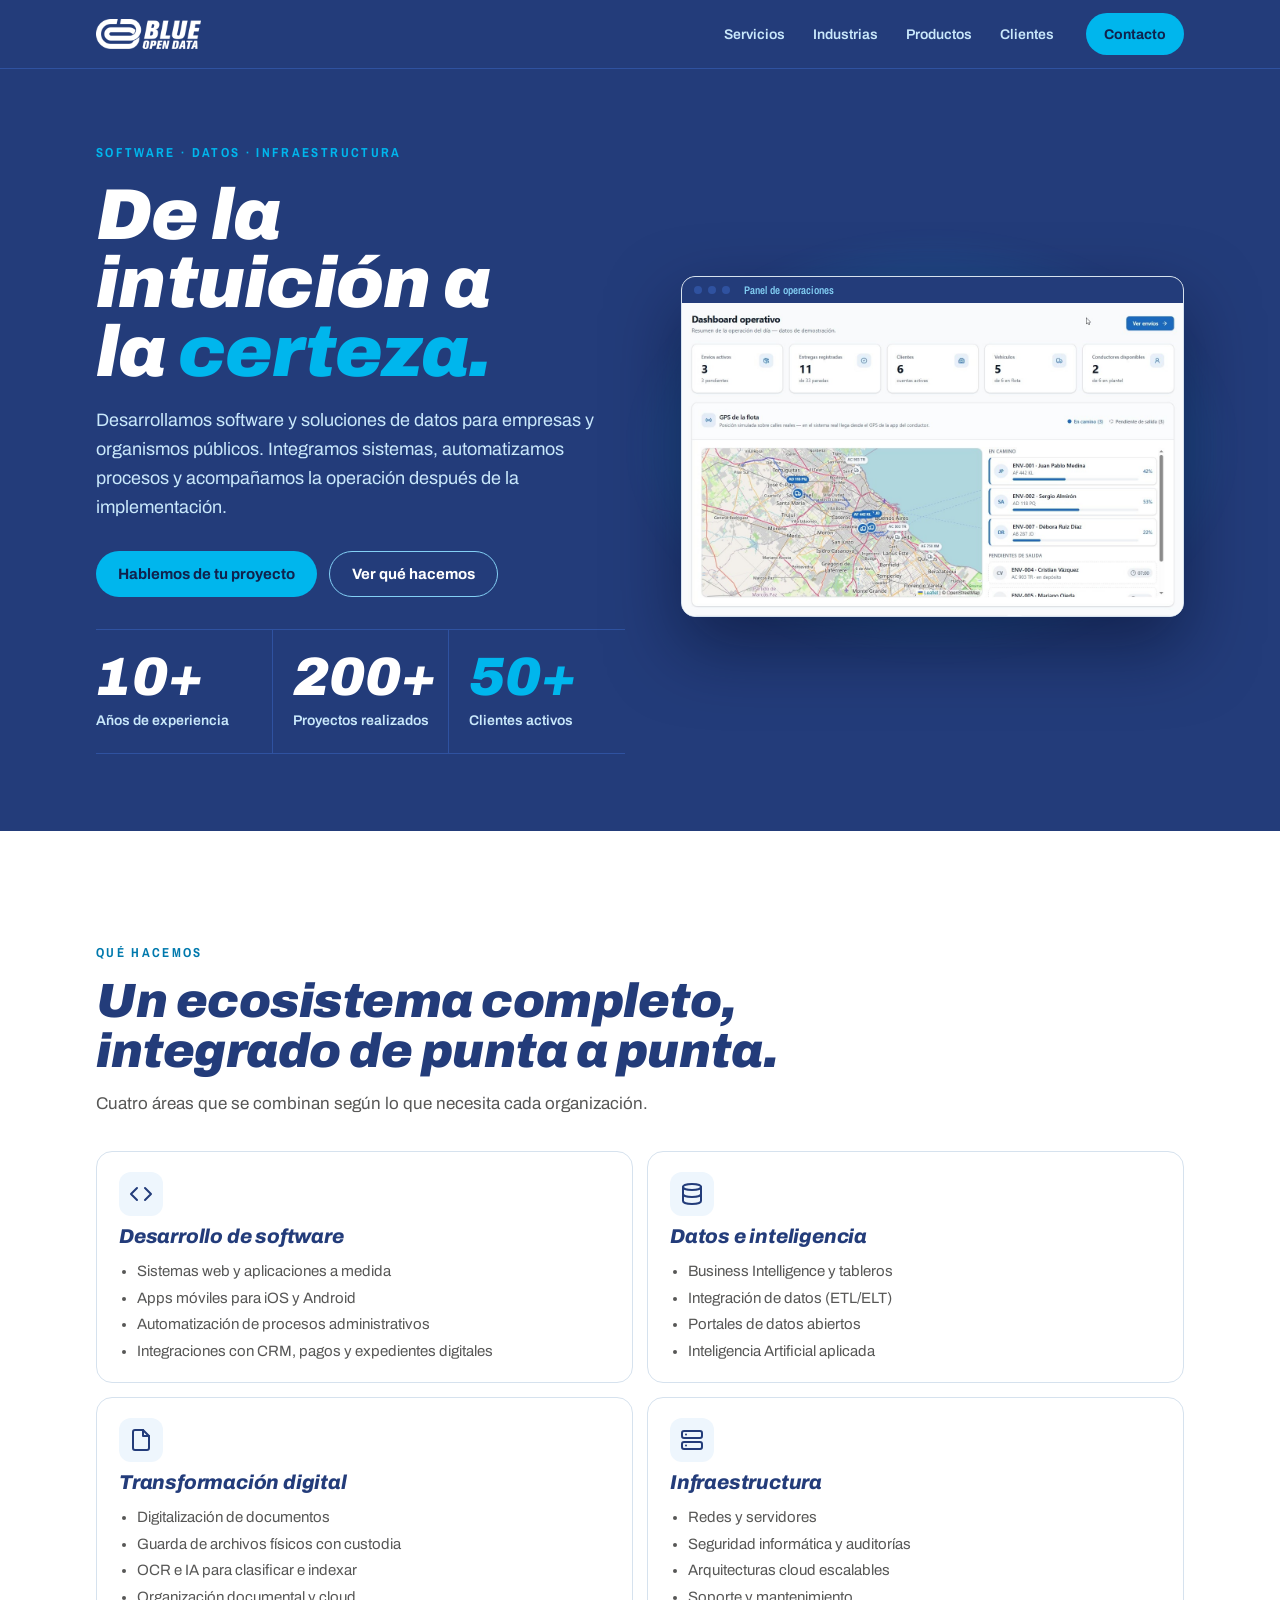
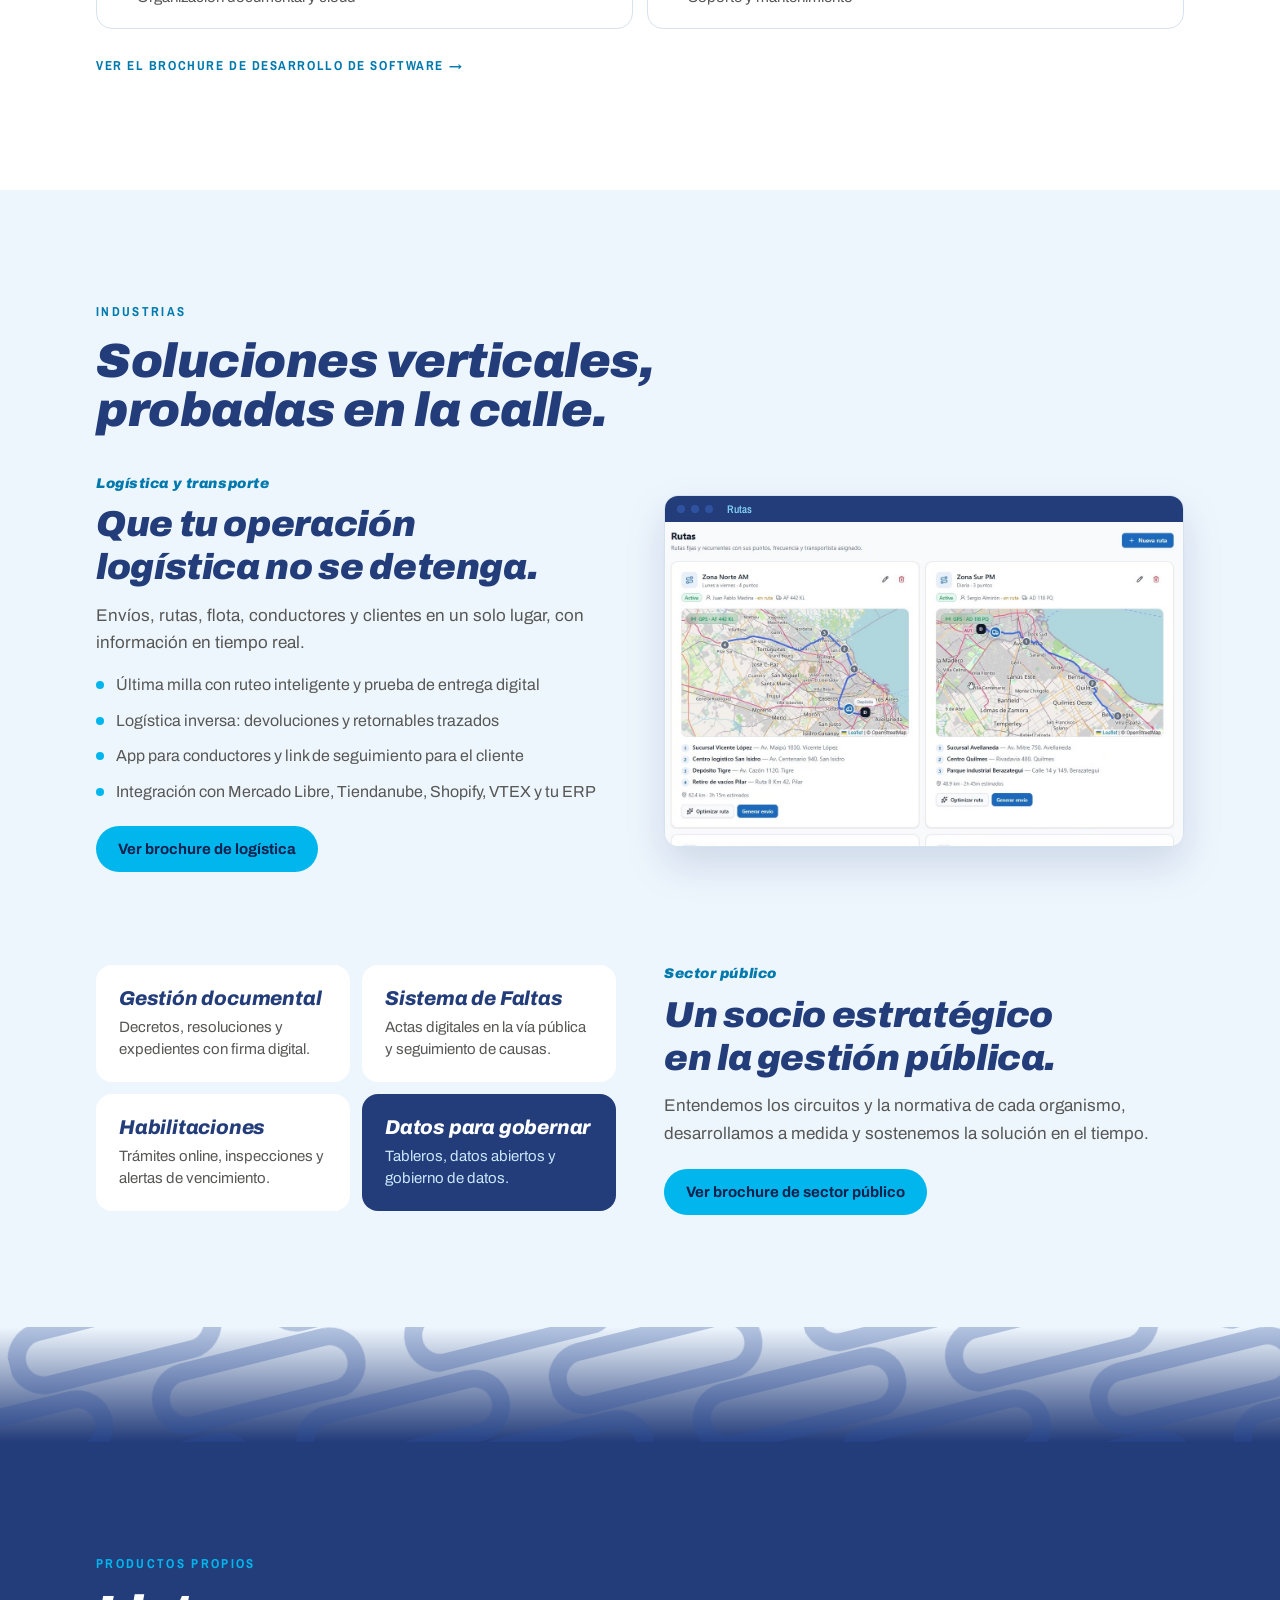
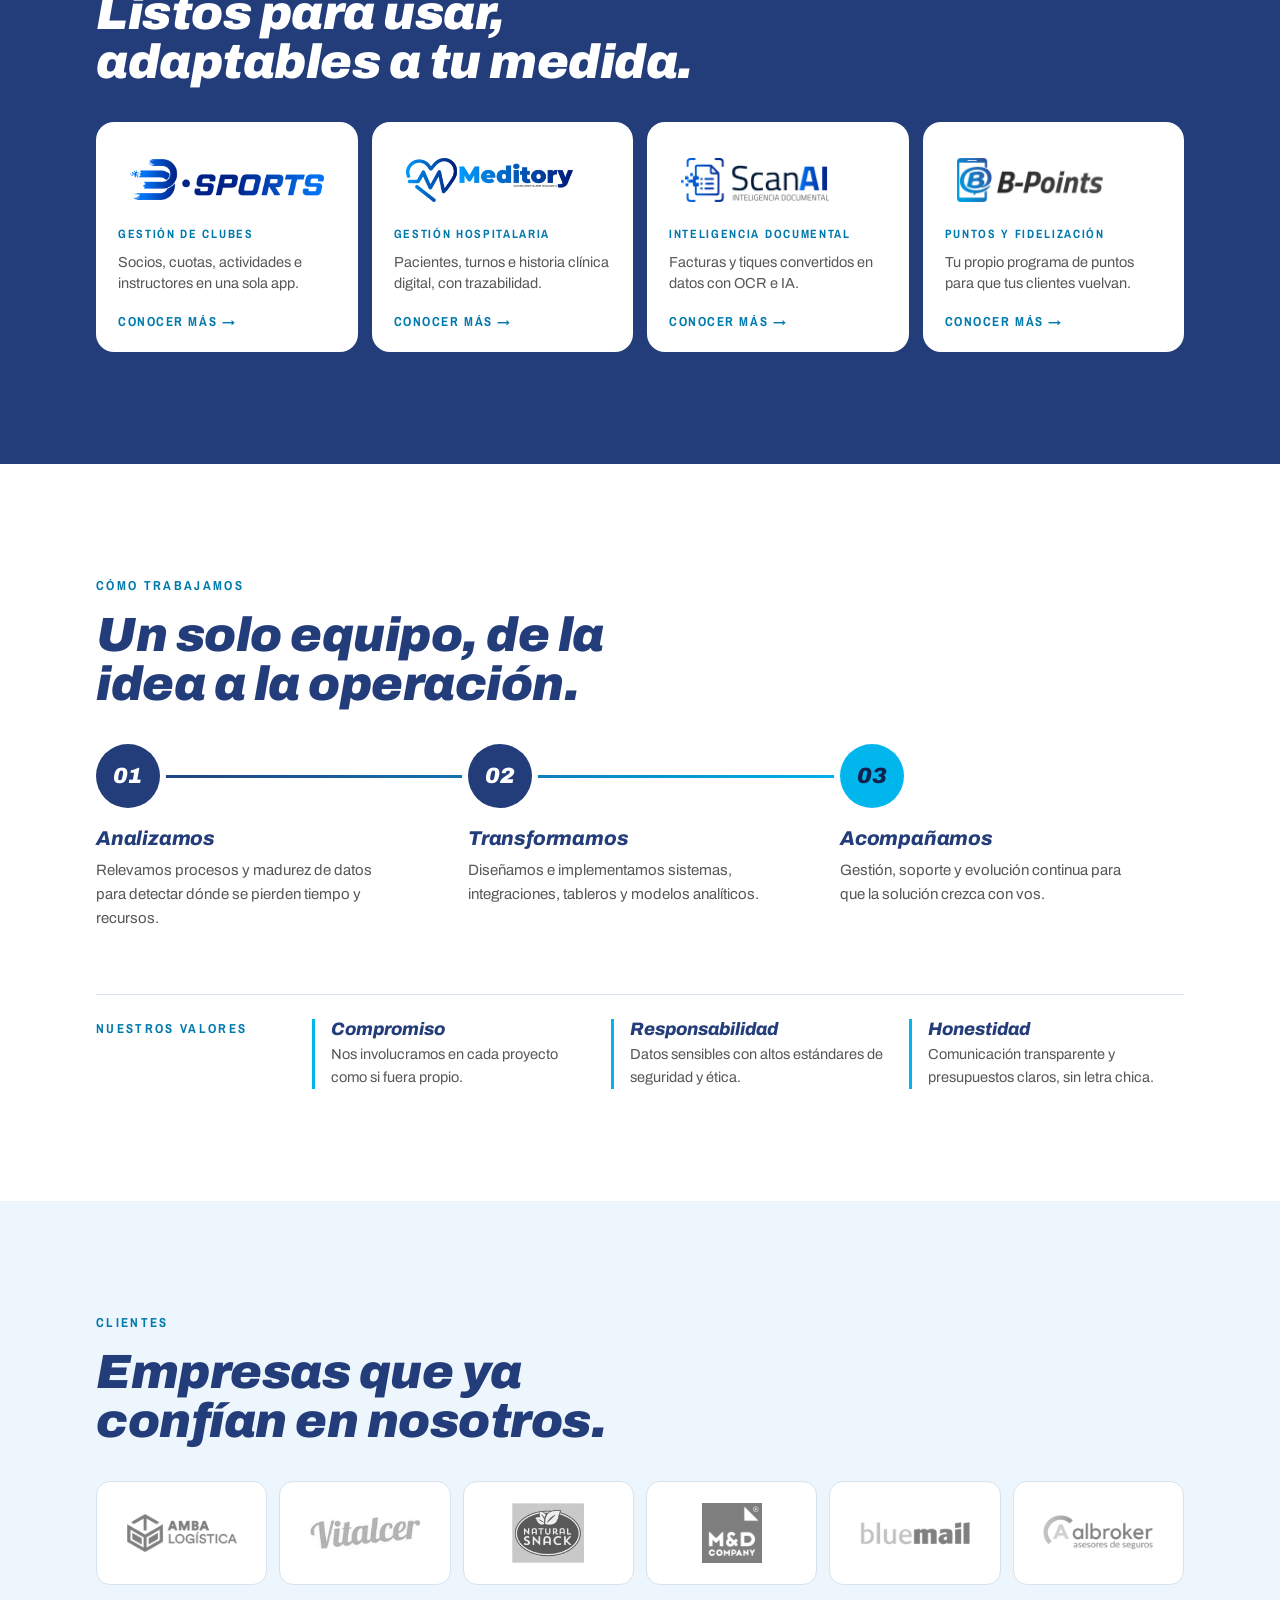
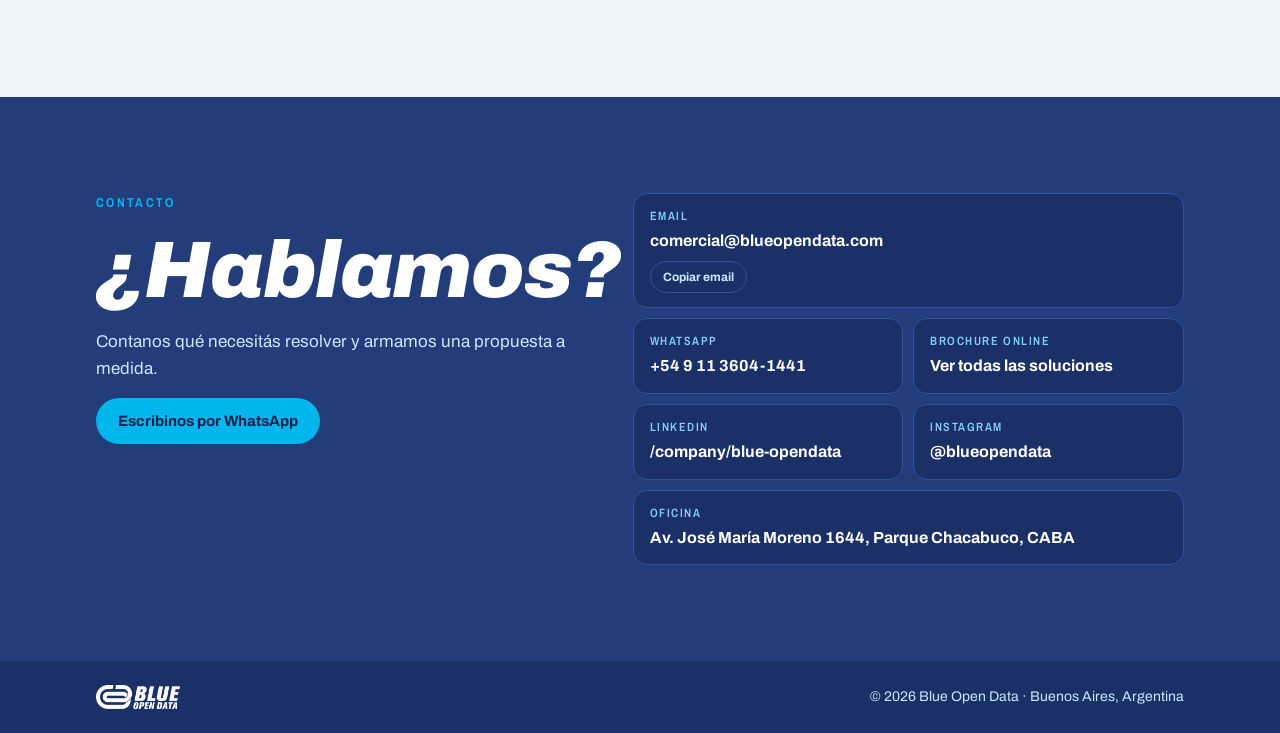
<file: index.html>
<!doctype html>
<html lang="es">
<head>
<meta charset="utf-8">
<meta name="viewport" content="width=device-width, initial-scale=1, viewport-fit=cover">
<title>Blue Open Data · Software, datos e infraestructura</title>
<meta name="description" content="Blue Open Data es una empresa argentina de tecnología. Desarrollo de software, datos, infraestructura y digitalización para empresas y sector público.">
<meta property="og:title" content="Blue Open Data · De la intuición a la certeza">
<meta property="og:description" content="Integramos software, datos e infraestructura para que cada organización gane eficiencia, control y capacidad de crecer.">
<meta property="og:image" content="assets/img/logo_h_white.png">
<meta name="theme-color" content="#233C7A">
<script>document.documentElement.classList.add('js')</script>
<link rel="preconnect" href="https://fonts.googleapis.com">
<link rel="preconnect" href="https://fonts.gstatic.com" crossorigin>
<link rel="stylesheet" href="https://fonts.googleapis.com/css2?family=Archivo:ital,wght@0,400;0,500;0,600;0,700;0,800;1,700;1,800;1,900&family=Archivo+Narrow:wght@500;600;700&display=swap">
<link rel="stylesheet" href="assets/css/styles.css">
<link rel="stylesheet" href="assets/css/landing.css">
</head>
<body>
<svg width="0" height="0" style="position:absolute" aria-hidden="true">
  <defs>
    <pattern id="lp" width="260" height="150" patternUnits="userSpaceOnUse" patternTransform="rotate(-14)">
      <rect x="8" y="14" width="200" height="54" rx="27" fill="none" stroke="#2F52A0" stroke-width="18"/>
      <rect x="138" y="88" width="200" height="54" rx="27" fill="none" stroke="#2F52A0" stroke-width="18"/>
      <rect x="-122" y="88" width="200" height="54" rx="27" fill="none" stroke="#2F52A0" stroke-width="18"/>
    </pattern>
    <linearGradient id="lpm" x1="0" x2="1"><stop offset="0" stop-color="#fff" stop-opacity="0"/><stop offset=".5" stop-color="#fff" stop-opacity=".15"/><stop offset="1" stop-color="#fff"/></linearGradient>
    <mask id="lpk"><rect width="100%" height="100%" fill="url(#lpm)"/></mask>
  </defs>
</svg>

<!-- ================= BARRA ================= -->
<header class="lnav">
  <div class="wrap">
    <a class="brand" href="#inicio"><img src="assets/img/logo_h_white.png" alt="Blue Open Data"></a>
    <nav aria-label="Secciones">
      <a href="#servicios">Servicios</a>
      <a href="#industrias">Industrias</a>
      <a href="#productos">Productos</a>
      <a href="#clientes">Clientes</a>
    </nav>
    <a class="cta" href="#contacto">Contacto</a>
  </div>
</header>

<main id="inicio">
<!-- ================= HERO ================= -->
<section class="hero">
  <svg class="loops" aria-hidden="true" width="100%" height="100%" style="opacity:.5"><rect width="100%" height="100%" fill="url(#lp)" mask="url(#lpk)"/></svg>
  <div class="wrap">
    <div>
      <span class="eyebrow" style="color:var(--vivo)">Software · Datos · Infraestructura</span>
      <h1 style="margin-top:16px">De la intuición a la <span>certeza.</span></h1>
      <p class="lead">Desarrollamos software y soluciones de datos para empresas y organismos públicos. Integramos sistemas, automatizamos procesos y acompañamos la operación después de la implementación.</p>
      <div class="actions">
        <a class="btn" href="#contacto">Hablemos de tu proyecto</a>
        <a class="btn ghost" href="#servicios">Ver qué hacemos</a>
      </div>
      <div class="stats">
        <div><b>10+</b><small>Años de experiencia</small></div>
        <div><b>200+</b><small>Proyectos realizados</small></div>
        <div><b>50+</b><small>Clientes activos</small></div>
      </div>
    </div>
    <div class="hero-visual"><div class="shot"><div class="bar"><i></i><i></i><i></i><span>Panel de operaciones</span></div><img src="assets/img/dashboard.jpg" alt="Panel de operaciones con el GPS de la flota"></div></div>
  </div>
</section>

<!-- ================= SERVICIOS ================= -->
<section class="sec" id="servicios">
  <div class="wrap">
    <div class="head rv"><span class="eyebrow">Qué hacemos</span><h2>Un ecosistema completo, integrado de punta a punta.</h2><p class="lead">Cuatro áreas que se combinan según lo que necesita cada organización.</p></div>
    <div class="g2">
      <div class="card rv"><span class="ic"><svg width="24" height="24" viewBox="0 0 24 24" fill="none" stroke="currentColor" stroke-width="2" stroke-linecap="round" stroke-linejoin="round" aria-hidden="true"><polyline points="16 18 22 12 16 6"/><polyline points="8 6 2 12 8 18"/></svg></span><h3>Desarrollo de software</h3><ul><li>Sistemas web y aplicaciones a medida</li><li>Apps móviles para iOS y Android</li><li>Automatización de procesos administrativos</li><li>Integraciones con CRM, pagos y expedientes digitales</li></ul></div>
      <div class="card rv"><span class="ic"><svg width="24" height="24" viewBox="0 0 24 24" fill="none" stroke="currentColor" stroke-width="2" stroke-linecap="round" stroke-linejoin="round" aria-hidden="true"><ellipse cx="12" cy="5" rx="9" ry="3"/><path d="M21 12c0 1.66-4 3-9 3s-9-1.34-9-3"/><path d="M3 5v14c0 1.66 4 3 9 3s9-1.34 9-3V5"/></svg></span><h3>Datos e inteligencia</h3><ul><li>Business Intelligence y tableros</li><li>Integración de datos (ETL/ELT)</li><li>Portales de datos abiertos</li><li>Inteligencia Artificial aplicada</li></ul></div>
      <div class="card rv"><span class="ic"><svg width="24" height="24" viewBox="0 0 24 24" fill="none" stroke="currentColor" stroke-width="2" stroke-linecap="round" stroke-linejoin="round" aria-hidden="true"><path d="M14 2H6a2 2 0 0 0-2 2v16a2 2 0 0 0 2 2h12a2 2 0 0 0 2-2V8z"/><polyline points="14 2 14 8 20 8"/></svg></span><h3>Transformación digital</h3><ul><li>Digitalización de documentos</li><li>Guarda de archivos físicos con custodia</li><li>OCR e IA para clasificar e indexar</li><li>Organización documental y cloud</li></ul></div>
      <div class="card rv"><span class="ic"><svg width="24" height="24" viewBox="0 0 24 24" fill="none" stroke="currentColor" stroke-width="2" stroke-linecap="round" stroke-linejoin="round" aria-hidden="true"><rect x="2" y="3" width="20" height="7" rx="2"/><rect x="2" y="14" width="20" height="7" rx="2"/><line x1="6" y1="6.5" x2="6.01" y2="6.5"/><line x1="6" y1="17.5" x2="6.01" y2="17.5"/></svg></span><h3>Infraestructura</h3><ul><li>Redes y servidores</li><li>Seguridad informática y auditorías</li><li>Arquitecturas cloud escalables</li><li>Soporte y mantenimiento</li></ul></div>
    </div>
    <a class="more-link" href="brochure/index.html#software" style="margin-top:20px">Ver el brochure de desarrollo de software →</a>
  </div>
</section>

<!-- ================= INDUSTRIAS ================= -->
<section class="sec soft" id="industrias">
  <div class="wrap">
    <div class="head rv"><span class="eyebrow">Industrias</span><h2>Soluciones verticales, probadas en la calle.</h2></div>

    <div class="vert rv">
      <div>
        <span class="chn">Logística y transporte</span>
        <h3 style="font-size:clamp(26px,3.2vw,36px);font-weight:900;margin-top:8px">Que tu operación logística no se detenga.</h3>
        <p class="lead" style="margin-top:12px">Envíos, rutas, flota, conductores y clientes en un solo lugar, con información en tiempo real.</p>
        <ul style="margin-top:16px">
          <li>Última milla con ruteo inteligente y prueba de entrega digital</li>
          <li>Logística inversa: devoluciones y retornables trazados</li>
          <li>App para conductores y link de seguimiento para el cliente</li>
          <li>Integración con Mercado Libre, Tiendanube, Shopify, VTEX y tu ERP</li>
        </ul>
        <a class="btn" href="brochure/index.html#logistica">Ver brochure de logística</a>
      </div>
      <div class="shot"><div class="bar"><i></i><i></i><i></i><span>Rutas</span></div><img src="assets/img/rutas.jpg" alt="Módulo de rutas con mapas"></div>
    </div>

    <div class="vert flip rv">
      <div>
        <span class="chn">Sector público</span>
        <h3 style="font-size:clamp(26px,3.2vw,36px);font-weight:900;margin-top:8px">Un socio estratégico en la gestión pública.</h3>
        <p class="lead" style="margin-top:12px">Entendemos los circuitos y la normativa de cada organismo, desarrollamos a medida y sostenemos la solución en el tiempo.</p>
        <a class="btn" href="brochure/index.html#sector-publico">Ver brochure de sector público</a>
      </div>
      <div class="mosaic">
        <div class="card"><h3>Gestión documental</h3><p>Decretos, resoluciones y expedientes con firma digital.</p></div>
        <div class="card"><h3>Sistema de Faltas</h3><p>Actas digitales en la vía pública y seguimiento de causas.</p></div>
        <div class="card"><h3>Habilitaciones</h3><p>Trámites online, inspecciones y alertas de vencimiento.</p></div>
        <div class="card navy"><h3>Datos para gobernar</h3><p>Tableros, datos abiertos y gobierno de datos.</p></div>
      </div>
    </div>
  </div>
</section>

<div class="loopband" aria-hidden="true"><svg class="loops" width="100%" height="100%"><rect width="100%" height="100%" fill="url(#lp)"/></svg></div>

<!-- ================= PRODUCTOS ================= -->
<section class="sec dark" id="productos">
  <svg class="loops" aria-hidden="true" width="100%" height="100%" style="opacity:.4"><rect width="100%" height="100%" fill="url(#lp)" mask="url(#lpk)"/></svg>
  <div class="wrap">
    <div class="head rv"><span class="eyebrow">Productos propios</span><h2>Listos para usar, adaptables a tu medida.</h2></div>
    <div class="prodgrid">
      <a class="prod rv" href="brochure/index.html#b-sports"><span class="logo"><img src="assets/img/bsports.png" alt="B-Sports"></span><small>Gestión de clubes</small><p>Socios, cuotas, actividades e instructores en una sola app.</p><span class="more-link">Conocer más →</span></a>
      <a class="prod rv" href="brochure/index.html#meditory"><span class="logo"><img src="assets/img/meditory.png" alt="Meditory"></span><small>Gestión hospitalaria</small><p>Pacientes, turnos e historia clínica digital, con trazabilidad.</p><span class="more-link">Conocer más →</span></a>
      <a class="prod rv" href="brochure/index.html#scan-ai"><span class="logo"><img src="assets/img/scanai.png" alt="Scan AI"></span><small>Inteligencia documental</small><p>Facturas y tiques convertidos en datos con OCR e IA.</p><span class="more-link">Conocer más →</span></a>
      <a class="prod rv" href="brochure/index.html#b-points"><span class="logo"><img src="assets/img/bpoints_h.png" alt="B-Points"></span><small>Puntos y fidelización</small><p>Tu propio programa de puntos para que tus clientes vuelvan.</p><span class="more-link">Conocer más →</span></a>
    </div>
  </div>
</section>

<!-- ================= PROCESO ================= -->
<section class="sec" id="proceso">
  <div class="wrap">
    <div class="head rv"><span class="eyebrow">Cómo trabajamos</span><h2>Un solo equipo, de la idea a la operación.</h2></div>
    <ol class="journey rv">
      <li><b>01</b><h3>Analizamos</h3><p>Relevamos procesos y madurez de datos para detectar dónde se pierden tiempo y recursos.</p></li>
      <li><b>02</b><h3>Transformamos</h3><p>Diseñamos e implementamos sistemas, integraciones, tableros y modelos analíticos.</p></li>
      <li class="last"><b>03</b><h3>Acompañamos</h3><p>Gestión, soporte y evolución continua para que la solución crezca con vos.</p></li>
    </ol>
    <div class="values rv">
      <span class="eyebrow">Nuestros valores</span>
      <div><strong>Compromiso</strong><span>Nos involucramos en cada proyecto como si fuera propio.</span></div>
      <div><strong>Responsabilidad</strong><span>Datos sensibles con altos estándares de seguridad y ética.</span></div>
      <div><strong>Honestidad</strong><span>Comunicación transparente y presupuestos claros, sin letra chica.</span></div>
    </div>
  </div>
</section>

<!-- ================= CLIENTES ================= -->
<section class="sec soft" id="clientes">
  <div class="wrap">
    <div class="head rv"><span class="eyebrow">Clientes</span><h2>Empresas que ya confían en nosotros.</h2></div>
    <div class="logos six rv">
      <div><img src="assets/img/c_amba.png" alt="AMBA Logística"></div><div><img src="assets/img/c_vitalcer.png" alt="Vitalcer"></div><div><img src="assets/img/c_naturalsnack.png" alt="Natural Snack"></div>
      <div><img src="assets/img/c_md.png" alt="M&amp;D Company"></div><div><img src="assets/img/c_bluemail.png" alt="bluemail"></div><div><img src="assets/img/c_albroker.png" alt="Albroker"></div>
    </div>
  </div>
</section>

<!-- ================= CONTACTO ================= -->
<section class="end" id="contacto">
  <svg class="loops" aria-hidden="true" width="100%" height="100%" style="opacity:.35"><rect width="100%" height="100%" fill="url(#lp)" mask="url(#lpk)"/></svg>
  <div class="wrap">
    <div class="contact">
      <div style="display:flex;flex-direction:column;gap:16px">
        <span class="eyebrow" style="color:var(--vivo)">Contacto</span>
        <h2>¿Hablamos?</h2>
        <p class="lead" style="color:var(--band-soft)">Contanos qué necesitás resolver y armamos una propuesta a medida.</p>
        <a class="btn" href="https://wa.me/5491136041441" target="_blank" rel="noopener">Escribinos por WhatsApp</a>
      </div>
      <div class="cards">
        <div class="ci" style="grid-column:1/-1"><small>Email</small><a id="mail" href="mailto:comercial@blueopendata.com">comercial@blueopendata.com</a><button class="copy" type="button" id="copyMail">Copiar email</button></div>
        <div class="ci"><small>WhatsApp</small><a href="https://wa.me/5491136041441" target="_blank" rel="noopener">+54 9 11 3604-1441</a></div>
        <div class="ci"><small>Brochure online</small><a href="brochure/index.html">Ver todas las soluciones</a></div>
        <div class="ci"><small>LinkedIn</small><a href="https://www.linkedin.com/company/blue-opendata" target="_blank" rel="noopener">/company/blue-opendata</a></div>
        <div class="ci"><small>Instagram</small><a href="https://www.instagram.com/blueopendata/" target="_blank" rel="noopener">@blueopendata</a></div>
        <div class="ci" style="grid-column:1/-1"><small>Oficina</small><span>Av. José María Moreno 1644, Parque Chacabuco, CABA</span></div>
      </div>
    </div>
  </div>
</section>
</main>

<footer class="lfoot">
  <div class="wrap">
    <img src="assets/img/logo_h_white.png" alt="Blue Open Data">
    <span>© <span id="yr">2026</span> Blue Open Data · Buenos Aires, Argentina</span>
  </div>
</footer>

<script>
(function(){
  document.getElementById('yr').textContent=new Date().getFullYear();
  var els=document.querySelectorAll('.rv');
  if('IntersectionObserver' in window && !matchMedia('(prefers-reduced-motion: reduce)').matches){
    var io=new IntersectionObserver(function(es){es.forEach(function(e){if(e.isIntersecting){e.target.classList.add('in');io.unobserve(e.target)}})},{rootMargin:'0px 0px -8% 0px'});
    document.documentElement.classList.add('motion-ready');
    els.forEach(function(el){io.observe(el)});
  }else{els.forEach(function(el){el.classList.add('in')})}
  // menú: sombra al bajar y resaltado de la sección visible
  var bar=document.querySelector('.lnav'),links=[].slice.call(document.querySelectorAll('.lnav nav a'));
  var secs=links.map(function(a){return document.querySelector(a.getAttribute('href'))});
  function onScroll(){
    bar.classList.toggle('scrolled',scrollY>8);
    var cur=-1;secs.forEach(function(s,i){if(s&&s.getBoundingClientRect().top<=innerHeight*.4)cur=i});
    if(cur>=0&&secs[cur].getBoundingClientRect().bottom<innerHeight*.4)cur=-1;
    links.forEach(function(a,i){a.setAttribute('aria-current',i===cur)});
  }
  addEventListener('scroll',onScroll,{passive:true});onScroll();
  document.getElementById('copyMail').addEventListener('click',function(){
    var b=this,t='comercial@blueopendata.com';
    function sel(){var r=document.createRange();r.selectNodeContents(document.getElementById('mail'));var s=getSelection();s.removeAllRanges();s.addRange(r);b.textContent='Seleccionado'}
    try{navigator.clipboard.writeText(t).then(function(){b.textContent='Copiado'},sel)}catch(e){sel()}
    setTimeout(function(){b.textContent='Copiar email'},2200);
  });
})();
</script>
</body>
</html>
</file>
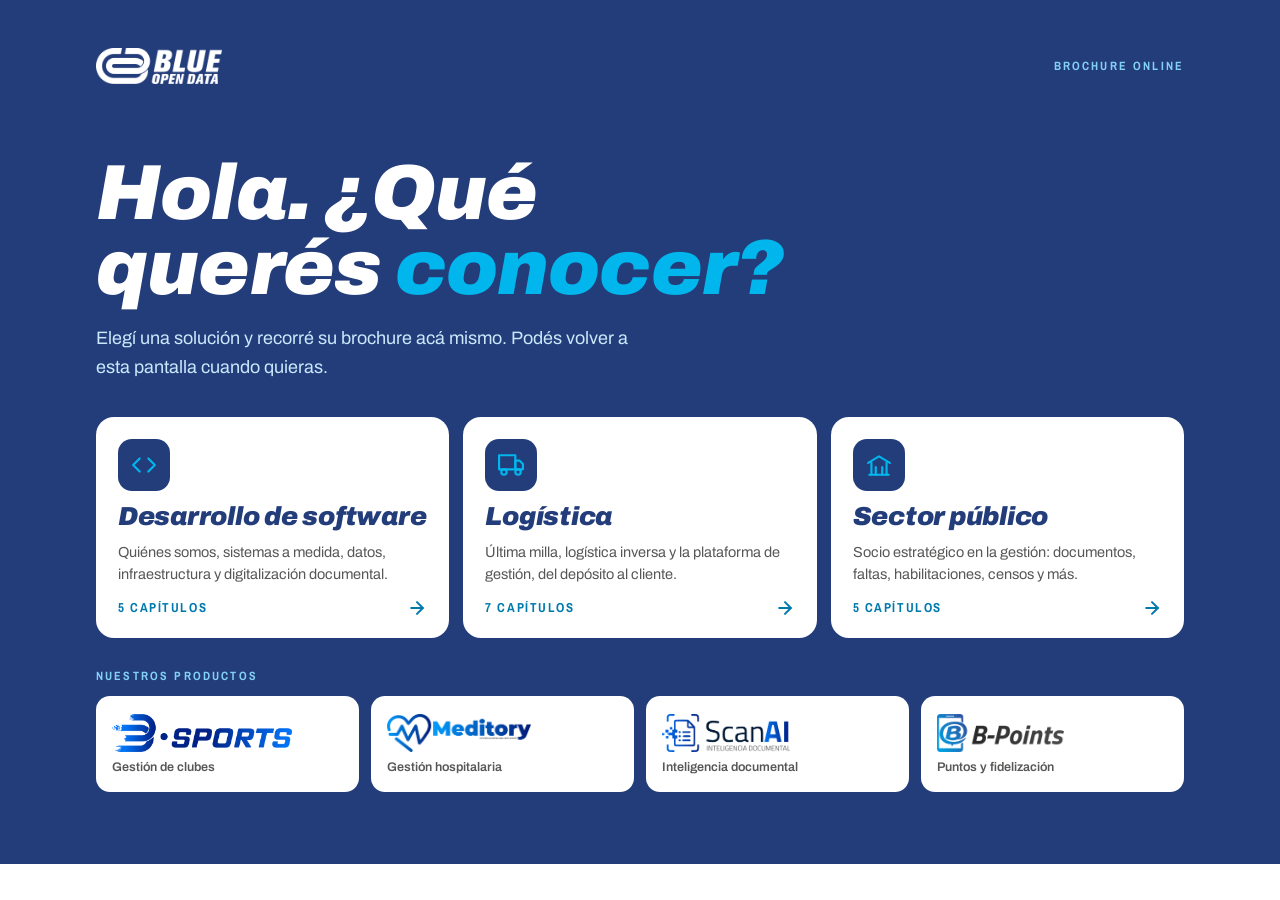
<file: brochure/index.html>
<!doctype html>
<html lang="es">
<head>
<meta charset="utf-8">
<meta name="viewport" content="width=device-width, initial-scale=1, viewport-fit=cover">
<title>Brochure Blue Open Data</title>
<meta name="description" content="Conocé las soluciones de Blue Open Data: desarrollo de software, logística, sector público y productos propios.">
<meta property="og:title" content="Brochure Blue Open Data">
<meta property="og:description" content="Desarrollo de software, logística, sector público y productos propios. Elegí una solución y recorré su brochure online.">
<meta property="og:image" content="../assets/img/logo_h_white.png">
<meta name="theme-color" content="#233C7A">
<link rel="preconnect" href="https://fonts.googleapis.com">
<link rel="preconnect" href="https://fonts.gstatic.com" crossorigin>
<link rel="stylesheet" href="https://fonts.googleapis.com/css2?family=Archivo:ital,wght@0,400;0,500;0,600;0,700;0,800;1,700;1,800;1,900&family=Archivo+Narrow:wght@500;600;700&display=swap">
<link rel="stylesheet" href="../assets/css/styles.css">
</head>
<body>
<svg width="0" height="0" style="position:absolute" aria-hidden="true">
  <defs>
    <pattern id="lp" width="260" height="150" patternUnits="userSpaceOnUse" patternTransform="rotate(-14)">
      <rect x="8" y="14" width="200" height="54" rx="27" fill="none" stroke="#2F52A0" stroke-width="18"/>
      <rect x="138" y="88" width="200" height="54" rx="27" fill="none" stroke="#2F52A0" stroke-width="18"/>
      <rect x="-122" y="88" width="200" height="54" rx="27" fill="none" stroke="#2F52A0" stroke-width="18"/>
    </pattern>
    <linearGradient id="lpm" x1="0" x2="1"><stop offset="0" stop-color="#fff" stop-opacity="0"/><stop offset=".5" stop-color="#fff" stop-opacity=".15"/><stop offset="1" stop-color="#fff"/></linearGradient>
    <mask id="lpk"><rect width="100%" height="100%" fill="url(#lpm)"/></mask>
  </defs>
</svg>

<!-- ================= ONBOARDING ================= -->
<div id="home">
  <svg class="loops" aria-hidden="true" width="100%" height="100%" style="opacity:.5"><rect width="100%" height="100%" fill="url(#lp)" mask="url(#lpk)"/></svg>
  <div class="wrap">
    <div class="home-top"><a href="../index.html"><img src="../assets/img/logo_h_white.png" alt="Blue Open Data · Inicio"></a><span>Brochure online</span></div>
    <div class="hello">
      <h1>Hola. ¿Qué querés <span>conocer?</span></h1>
      <p>Elegí una solución y recorré su brochure acá mismo. Podés volver a esta pantalla cuando quieras.</p>
    </div>
    <div class="picks">
      <a class="pick" href="#software">
        <span class="ic"><svg width="26" height="26" viewBox="0 0 24 24" fill="none" stroke="currentColor" stroke-width="2" stroke-linecap="round" stroke-linejoin="round" aria-hidden="true"><polyline points="16 18 22 12 16 6"/><polyline points="8 6 2 12 8 18"/></svg></span>
        <h2>Desarrollo de software</h2>
        <p>Quiénes somos, sistemas a medida, datos, infraestructura y digitalización documental.</p>
        <span class="go">5 capítulos <svg width="20" height="20" viewBox="0 0 24 24" fill="none" stroke="currentColor" stroke-width="2.4" stroke-linecap="round" stroke-linejoin="round" aria-hidden="true"><line x1="5" y1="12" x2="19" y2="12"/><polyline points="12 5 19 12 12 19"/></svg></span>
      </a>
      <a class="pick" href="#logistica">
        <span class="ic"><svg width="26" height="26" viewBox="0 0 24 24" fill="none" stroke="currentColor" stroke-width="2" stroke-linecap="round" stroke-linejoin="round" aria-hidden="true"><rect x="1" y="3" width="15" height="13"/><polygon points="16 8 20 8 23 11 23 16 16 16 16 8"/><circle cx="5.5" cy="18.5" r="2.5"/><circle cx="18.5" cy="18.5" r="2.5"/></svg></span>
        <h2>Logística</h2>
        <p>Última milla, logística inversa y la plataforma de gestión, del depósito al cliente.</p>
        <span class="go">7 capítulos <svg width="20" height="20" viewBox="0 0 24 24" fill="none" stroke="currentColor" stroke-width="2.4" stroke-linecap="round" stroke-linejoin="round" aria-hidden="true"><line x1="5" y1="12" x2="19" y2="12"/><polyline points="12 5 19 12 12 19"/></svg></span>
      </a>
      <a class="pick" href="#sector-publico">
        <span class="ic"><svg width="26" height="26" viewBox="0 0 24 24" fill="none" stroke="currentColor" stroke-width="2" stroke-linecap="round" stroke-linejoin="round" aria-hidden="true"><path d="M3 21h18"/><path d="M5 21V10"/><path d="M19 21V10"/><path d="M9 21v-7"/><path d="M15 21v-7"/><path d="M2 10l10-6 10 6"/></svg></span>
        <h2>Sector público</h2>
        <p>Socio estratégico en la gestión: documentos, faltas, habilitaciones, censos y más.</p>
        <span class="go">5 capítulos <svg width="20" height="20" viewBox="0 0 24 24" fill="none" stroke="currentColor" stroke-width="2.4" stroke-linecap="round" stroke-linejoin="round" aria-hidden="true"><line x1="5" y1="12" x2="19" y2="12"/><polyline points="12 5 19 12 12 19"/></svg></span>
      </a>
    </div>
    <div class="prod-row">
      <p>Nuestros productos</p>
      <div class="prods">
        <a class="ptile" href="#b-sports"><img src="../assets/img/bsports.png" alt="B-Sports"><span>Gestión de clubes</span></a>
        <a class="ptile" href="#meditory"><img src="../assets/img/meditory.png" alt="Meditory"><span>Gestión hospitalaria</span></a>
        <a class="ptile" href="#scan-ai"><img src="../assets/img/scanai.png" alt="Scan AI"><span>Inteligencia documental</span></a>
        <a class="ptile" href="#b-points"><img src="../assets/img/bpoints_h.png" alt="B-Points"><span>Puntos y fidelización</span></a>
      </div>
    </div>
  </div>
</div>

<!-- ================= READER ================= -->
<div id="reader" hidden>
  <header class="rbar">
    <div class="wrap">
      <a class="back" href="#inicio"><svg width="18" height="18" viewBox="0 0 24 24" fill="none" stroke="currentColor" stroke-width="2.4" stroke-linecap="round" stroke-linejoin="round" aria-hidden="true"><polyline points="15 18 9 12 15 6"/></svg>Soluciones</a>
      <span class="title" id="rTitle">Brochure</span>
      <img class="logo" src="../assets/img/logo_h_white.png" alt="Blue Open Data">
      <a class="cta" href="#" data-tocontact>Contacto</a>
    </div>
    <div class="progress" aria-hidden="true"><i id="prog"></i></div>
  </header>
  <nav class="toc" aria-label="Capítulos"><div class="wrap" id="toc"></div></nav>

  <!-- ===== SOFTWARE ===== -->
  <article data-sol="software" data-title="Desarrollo de software" hidden>
    <section class="ch dark" data-ch="Quiénes somos">
      <svg class="loops" aria-hidden="true" width="100%" height="100%" style="opacity:.45"><rect width="100%" height="100%" fill="url(#lp)" mask="url(#lpk)"/></svg>
      <div class="wrap">
        <div class="head"><span class="chn">01 · Quiénes somos</span><h2 style="font-size:clamp(40px,6vw,72px);line-height:.98">De la intuición a la certeza.</h2>
        <p class="lead">Blue Open Data es una empresa argentina de tecnología. Integramos software, datos e infraestructura para que cada organización gane eficiencia, control y capacidad de crecer.</p></div>
        <div class="stats" style="border-color:var(--band-line)">
          <div><b style="color:#fff">10+</b><small style="color:var(--band-soft)">Años de experiencia</small></div>
          <div style="border-color:var(--band-line)"><b style="color:#fff">200+</b><small style="color:var(--band-soft)">Proyectos realizados</small></div>
          <div style="border-color:var(--band-line)"><b style="color:var(--vivo)">50+</b><small style="color:var(--band-soft)">Clientes activos</small></div>
        </div>
        <div class="g3" style="margin-top:28px">
          <div class="card"><h3>Compromiso</h3><p>Nos involucramos en cada proyecto como si fuera propio.</p></div>
          <div class="card"><h3>Responsabilidad</h3><p>Manejamos datos sensibles con altos estándares de seguridad y ética.</p></div>
          <div class="card"><h3>Honestidad</h3><p>Comunicación transparente y presupuestos claros, sin letra chica.</p></div>
        </div>
      </div>
    </section>
    <section class="ch soft" data-ch="Qué hacemos">
      <div class="wrap">
        <div class="head"><span class="chn">02 · Qué hacemos</span><h2>Un ecosistema completo, integrado de punta a punta.</h2><p class="lead">Cuatro áreas que se combinan según lo que necesita cada organización: desde un sistema puntual hasta una transformación completa.</p></div>
        <div class="g2">
          <div class="card"><span class="ic"><svg width="24" height="24" viewBox="0 0 24 24" fill="none" stroke="currentColor" stroke-width="2" stroke-linecap="round" stroke-linejoin="round" aria-hidden="true"><polyline points="16 18 22 12 16 6"/><polyline points="8 6 2 12 8 18"/></svg></span><h3>Desarrollo de software</h3><ul><li>Sistemas web y aplicaciones a medida</li><li>Apps móviles para iOS y Android</li><li>Automatización de procesos administrativos</li><li>Integraciones con CRM, pagos y expedientes digitales</li><li>Diseño UX/UI y desarrollo modular</li></ul></div>
          <div class="card"><span class="ic"><svg width="24" height="24" viewBox="0 0 24 24" fill="none" stroke="currentColor" stroke-width="2" stroke-linecap="round" stroke-linejoin="round" aria-hidden="true"><ellipse cx="12" cy="5" rx="9" ry="3"/><path d="M21 12c0 1.66-4 3-9 3s-9-1.34-9-3"/><path d="M3 5v14c0 1.66 4 3 9 3s9-1.34 9-3V5"/></svg></span><h3>Datos e inteligencia</h3><ul><li>Gobierno y calidad de datos</li><li>Business Intelligence y tableros</li><li>Integración de datos (ETL/ELT)</li><li>Portales de datos abiertos</li><li>Inteligencia Artificial aplicada y capacitación</li></ul></div>
          <div class="card"><span class="ic"><svg width="24" height="24" viewBox="0 0 24 24" fill="none" stroke="currentColor" stroke-width="2" stroke-linecap="round" stroke-linejoin="round" aria-hidden="true"><path d="M14 2H6a2 2 0 0 0-2 2v16a2 2 0 0 0 2 2h12a2 2 0 0 0 2-2V8z"/><polyline points="14 2 14 8 20 8"/></svg></span><h3>Transformación digital</h3><ul><li>Digitalización de documentos</li><li>Guarda de archivos físicos con custodia</li><li>OCR e IA para clasificar e indexar</li><li>Organización documental y cloud</li></ul></div>
          <div class="card"><span class="ic"><svg width="24" height="24" viewBox="0 0 24 24" fill="none" stroke="currentColor" stroke-width="2" stroke-linecap="round" stroke-linejoin="round" aria-hidden="true"><rect x="2" y="3" width="20" height="7" rx="2"/><rect x="2" y="14" width="20" height="7" rx="2"/><line x1="6" y1="6.5" x2="6.01" y2="6.5"/><line x1="6" y1="17.5" x2="6.01" y2="17.5"/></svg></span><h3>Infraestructura</h3><ul><li>Redes y servidores</li><li>Seguridad informática y auditorías</li><li>Arquitecturas cloud escalables</li><li>Periféricos, soporte y mantenimiento</li></ul></div>
        </div>
      </div>
    </section>
    <section class="ch" data-ch="Digitalización documental">
      <div class="wrap two">
        <div class="head" style="margin:0"><span class="chn">03 · Digitalización y guarda</span><h2>Del archivo físico a la búsqueda en la nube.</h2><p class="lead">El desorden documental consume tiempo, espacio y recursos. Nos hacemos cargo del proceso completo, con estrictos protocolos de custodia.</p>
          <div class="chips" style="margin-top:6px"><span class="chip">Menos espacio físico</span><span class="chip">Búsquedas en segundos</span><span class="chip">Permisos y trazabilidad</span><span class="chip">Guarda de originales</span></div></div>
        <div class="vsteps">
          <div><b>01</b><span><strong>Retiro de documentación</strong><p>Coordinamos el retiro seguro del archivo físico en tus instalaciones.</p></span></div>
          <div><b>02</b><span><strong>Clasificación y digitalización</strong><p>Ordenamos y escaneamos cada documento con estándares de calidad.</p></span></div>
          <div><b>03</b><span><strong>OCR e indexación con IA</strong><p>Convertimos imágenes en texto buscable y datos estructurados.</p></span></div>
          <div><b>04</b><span><strong>Repositorio digital seguro</strong><p>Organizamos el archivo con permisos, estructura y respaldo.</p></span></div>
          <div><b>05</b><span><strong>Acceso desde cualquier lugar</strong><p>Tu equipo encuentra lo que busca en segundos.</p></span></div>
        </div>
      </div>
    </section>
    <section class="ch soft" data-ch="Soluciones por industria">
      <div class="wrap">
        <div class="head"><span class="chn">04 · Soluciones por industria</span><h2>Productos propios y desarrollos verticales.</h2></div>
        <div class="g3">
          <a class="card navy" href="#logistica" style="text-decoration:none"><h3>Logística y transporte</h3><p>Plataforma de gestión con última milla y logística inversa.</p></a>
          <a class="card navy" href="#sector-publico" style="text-decoration:none"><h3>Sector público</h3><p>Gestión documental, faltas, habilitaciones, censos y más.</p></a>
          <a class="card" href="#meditory" style="text-decoration:none"><h3>Meditory</h3><p>Gestión hospitalaria para clínicas y hospitales.</p></a>
          <a class="card" href="#scan-ai" style="text-decoration:none"><h3>Scan AI</h3><p>Inteligencia documental para pymes.</p></a>
          <a class="card" href="#b-sports" style="text-decoration:none"><h3>B-Sports</h3><p>Gestión integral de clubes deportivos.</p></a>
          <a class="card" href="#b-points" style="text-decoration:none"><h3>B-Points</h3><p>Puntos y fidelización para comercios.</p></a>
        </div>
      </div>
    </section>
    <section class="ch" data-ch="Cómo trabajamos">
      <div class="wrap">
        <div class="head"><span class="chn">05 · Cómo trabajamos</span><h2>Un solo equipo, de la idea a la operación.</h2></div>
        <div class="g3">
          <div class="card"><span class="chn" style="font-size:30px">01</span><h3>Analizamos</h3><p>Relevamos procesos y madurez de datos para detectar dónde se pierden tiempo y recursos.</p></div>
          <div class="card"><span class="chn" style="font-size:30px">02</span><h3>Transformamos</h3><p>Diseñamos e implementamos sistemas, integraciones, tableros y modelos analíticos.</p></div>
          <div class="card"><span class="chn" style="font-size:30px">03</span><h3>Acompañamos</h3><p>Gestión, soporte y evolución continua para que la solución crezca con vos.</p></div>
        </div>
      </div>
    </section>
  </article>

  <!-- ===== LOGISTICA ===== -->
  <article data-sol="logistica" data-title="Logística" hidden>
    <section class="ch dark" data-ch="Introducción">
      <svg class="loops" aria-hidden="true" width="100%" height="100%" style="opacity:.45"><rect width="100%" height="100%" fill="url(#lp)" mask="url(#lpk)"/></svg>
      <div class="wrap two" style="align-items:center">
        <div class="head" style="margin:0"><span class="chn">01 · Software para logística</span><h2 style="font-size:clamp(36px,5.4vw,64px);line-height:1">Tecnología para que tu operación logística no se detenga.</h2><p class="lead">Plataformas que reúnen envíos, rutas, flota, conductores y clientes en un solo lugar, con información en tiempo real para decidir mejor.</p></div>
        <div class="shot"><div class="bar"><i></i><i></i><i></i><span>Panel de operaciones</span></div><img src="../assets/img/dashboard.jpg" alt="Panel de operaciones con el GPS de la flota"></div>
      </div>
    </section>
    <section class="ch" data-ch="El desafío">
      <div class="wrap">
        <div class="ch dark" style="border-radius:22px;padding:clamp(24px,4vw,44px);margin-bottom:40px">
          <div class="head"><span class="chn">02 · El desafío</span><h2>La ineficiencia tiene costos que no siempre se ven.</h2><p class="lead">Cuando la información vive dispersa, cada envío depende de llamadas, planillas y memoria. ¿Te suena?</p></div>
          <div class="pains">
            <div><b>01</b><span>Planillas y sistemas que no conversan entre sí.</span></div>
            <div><b>02</b><span>Flota sin visibilidad: no sabés dónde está cada unidad.</span></div>
            <div><b>03</b><span>Vencimientos de documentación y services que se pasan.</span></div>
            <div><b>04</b><span>Clientes que llaman para preguntar dónde está su envío.</span></div>
            <div><b>05</b><span>Remitos en papel y reportes armados a mano.</span></div>
            <div><b>06</b><span>Rutas armadas a ojo, con kilómetros de más.</span></div>
          </div>
        </div>
        <div class="head"><span class="eyebrow">Lo que construimos</span><h2 style="font-size:clamp(26px,3.4vw,36px)">Software logístico hecho a la medida de tu operación.</h2></div>
        <div class="g3">
          <div class="card"><h3>Gestión de envíos y flota</h3><p>Viajes, paradas, vehículos y conductores en un solo panel.</p></div>
          <div class="card"><h3>Apps para conductores</h3><p>Hoja de ruta en el celular y confirmación de cada entrega.</p></div>
          <div class="card"><h3>Seguimiento para clientes</h3><p>Un link para que tu cliente vea el estado de su envío.</p></div>
          <div class="card"><h3>Integraciones</h3><p>Conectamos tu ERP, WMS, facturación y sistemas existentes.</p></div>
          <div class="card"><h3>Tableros e indicadores</h3><p>Business Intelligence para decidir con datos en tiempo real.</p></div>
          <div class="card"><h3>Digitalización con IA</h3><p>Remitos y documentación digitalizados y clasificados.</p></div>
        </div>
      </div>
    </section>
    <section class="ch soft" data-ch="Última milla">
      <div class="wrap">
        <div class="head"><span class="chn">03 · Última milla</span><h2>La última milla es donde se gana o se pierde al cliente.</h2><p class="lead">Es el tramo más caro y el más visible de la cadena. Desarrollamos la tecnología para que cada pedido llegue a tiempo, con trazabilidad completa y un cliente final informado.</p></div>
        <div class="steps g5">
          <div class="step"><b>01</b><strong>Ingreso</strong><span>Pedidos desde tu tienda, marketplace o ERP</span></div>
          <div class="step"><b>02</b><strong>Ruteo</strong><span>Rutas optimizadas por zona y ventana horaria</span></div>
          <div class="step"><b>03</b><strong>Despacho</strong><span>Carga por vehículo y control de capacidad</span></div>
          <div class="step"><b>04</b><strong>En camino</strong><span>Tracking en vivo y aviso al destinatario</span></div>
          <div class="step last"><b>05</b><strong>Entregado</strong><span>Prueba de entrega con foto, firma y GPS</span></div>
        </div>
        <div class="g3" style="margin-top:28px">
          <div class="card"><h3>Ruteo inteligente</h3><p>Zonas, múltiples paradas, ventanas horarias y rutas que se recalculan cuando cambia el día.</p></div>
          <div class="card"><h3>Prueba de entrega digital</h3><p>Foto, firma, DNI y ubicación desde la app del conductor.</p></div>
          <div class="card"><h3>Cliente final informado</h3><p>Link de seguimiento y avisos por WhatsApp o mail en cada cambio de estado.</p></div>
          <div class="card"><h3>Integración con e-commerce</h3><p>Mercado Libre, Tiendanube, Shopify, VTEX, WooCommerce o APIs propias.</p></div>
          <div class="card"><h3>Entregas fallidas, resueltas</h3><p>Motivo registrado, reprogramación y nuevo intento en la próxima ruta.</p></div>
          <div class="card"><h3>Indicadores en tiempo real</h3><p>Entregas a tiempo, costo por entrega, rendimiento por conductor y zona.</p></div>
        </div>
        <div class="card navy" style="margin-top:16px"><h3>¿Sos operador logístico?</h3><p>Desarrollamos la plataforma con tu marca, tus tarifas y tus reglas de negocio, para que la ofrezcas a tus propios clientes.</p></div>
      </div>
    </section>
    <section class="ch dark" data-ch="Logística inversa">
      <svg class="loops" aria-hidden="true" width="100%" height="100%" style="opacity:.4"><rect width="100%" height="100%" fill="url(#lp)" mask="url(#lpk)"/></svg>
      <div class="wrap">
        <div class="head"><span class="chn">04 · Logística inversa</span><h2>Que volver también sea simple.</h2><p class="lead">Devoluciones, cambios, retiros de envases y retornables: el camino de vuelta suele ser el menos controlado. Lo convertimos en un proceso trazable, que recupera valor.</p></div>
        <div class="steps g5">
          <div class="step"><b>01</b><strong>Solicitud</strong><span>El cliente la inicia desde un portal o link</span></div>
          <div class="step"><b>02</b><strong>Aprobación</strong><span>Reglas automáticas y etiqueta de retorno</span></div>
          <div class="step"><b>03</b><strong>Retiro</strong><span>Se suma a las rutas de entrega del día</span></div>
          <div class="step"><b>04</b><strong>Inspección</strong><span>Control en depósito y clasificación</span></div>
          <div class="step last"><b>05</b><strong>Resolución</strong><span>Reintegro a stock, cambio o nota de crédito</span></div>
        </div>
        <div class="loopback" aria-hidden="true"></div>
        <p class="loopnote">El circuito se cierra: cada unidad vuelve a estar disponible y trazada.</p>
        <div class="g2" style="margin-top:32px">
          <div class="card"><h3>Qué resolvemos</h3><ul><li>Portal de autogestión para pedir la devolución sin llamar</li><li>Retiros combinados con las entregas: el vehículo que va, vuelve cargado</li><li>Trazabilidad por unidad en cada paso del regreso</li><li>Conciliación automática con stock y facturación</li><li>Motivos de devolución medidos para atacar la causa</li></ul></div>
          <div style="display:flex;flex-direction:column;gap:14px">
            <div class="card"><h3>Destino de cada devolución</h3><div class="chips"><span class="chip">Reventa</span><span class="chip">Reacondicionado</span><span class="chip">Cambio</span><span class="chip">Devolución a proveedor</span><span class="chip">Descarte controlado</span></div></div>
            <div class="outline"><strong>Retornables B2B</strong><span>Pallets, bines, contenedores y equipos de cadena de frío: sabé qué cliente tiene cada unidad y cuándo vuelve.</span></div>
          </div>
        </div>
      </div>
    </section>
    <section class="ch" data-ch="La plataforma">
      <div class="wrap">
        <div class="head"><span class="chn">05 · Caso real</span><h2>Toda la operación, en una sola pantalla.</h2><p class="lead">Desarrollamos una plataforma web para empresas de transporte y distribución: un panel que muestra en tiempo real qué pasa en la calle y qué falta salir del depósito.</p></div>
        <div class="g2">
          <div><div class="shot"><div class="bar"><i></i><i></i><i></i><span>Rutas</span></div><img src="../assets/img/rutas.jpg" alt="Módulo de rutas con mapas"></div><div class="cap"><h3>Rutas recurrentes</h3><p>Paradas, frecuencia y transportista asignado, con optimización y generación de envíos en un clic.</p></div></div>
          <div><div class="shot"><div class="bar"><i></i><i></i><i></i><span>Flota</span></div><img src="../assets/img/vehiculos.jpg" alt="Módulo de vehículos"></div><div class="cap"><h3>Flota bajo control</h3><p>Vehículos propios y alquilados, mantenimiento y alertas de documentación por vencer.</p></div></div>
        </div>
      </div>
    </section>
    <section class="ch soft" data-ch="Del depósito al cliente">
      <div class="wrap">
        <div class="head"><span class="chn">06 · Cada actor, su herramienta</span><h2>Del depósito a la puerta del cliente.</h2><p class="lead">La misma información fluye entre la oficina, el conductor y el cliente final.</p></div>
        <div style="display:grid;grid-template-columns:minmax(0,270px) minmax(0,1fr);gap:28px;align-items:start" class="dep">
          <div><div class="phone"><img src="../assets/img/app.jpg" alt="App del conductor con paradas del día"></div><div class="cap"><h3>App del conductor</h3><p>Hoja de ruta del día y confirmación de cada entrega.</p></div></div>
          <div style="display:flex;flex-direction:column;gap:24px">
            <div><div class="shot"><div class="bar"><i></i><i></i><i></i><span>Seguimiento</span></div><img src="../assets/img/tracking.jpg" alt="Seguimiento del envío para el cliente" style="object-position:center 30px"></div><div class="cap"><h3>Seguimiento para el cliente final</h3><p>Estado del envío, ubicación aproximada del vehículo y contacto directo con el transporte.</p></div></div>
            <div><div class="shot"><div class="bar"><i></i><i></i><i></i><span>Reportes</span></div><img src="../assets/img/reportes.jpg" alt="Reportes con filtros"></div><div class="cap"><h3>Reportes para decidir</h3><p>Filtros por cliente, conductor, vehículo o ruta, con exportación a Excel o CSV.</p></div></div>
          </div>
        </div>
      </div>
    </section>
    <section class="ch" data-ch="Clientes">
      <div class="wrap">
        <div class="head"><span class="chn">07 · Nuestros clientes</span><h2>Empresas que ya confían en nosotros.</h2></div>
        <div class="logos">
          <div><img src="../assets/img/c_amba.png" alt="AMBA Logística"></div><div><img src="../assets/img/c_vitalcer.png" alt="Vitalcer"></div><div><img src="../assets/img/c_naturalsnack.png" alt="Natural Snack"></div>
          <div><img src="../assets/img/c_md.png" alt="M&amp;D Company"></div><div><img src="../assets/img/c_bluemail.png" alt="bluemail"></div><div><img src="../assets/img/c_albroker.png" alt="Albroker"></div>
        </div>
      </div>
    </section>
  </article>

  <!-- ===== SECTOR PUBLICO ===== -->
  <article data-sol="sector-publico" data-title="Sector público" hidden>
    <section class="ch dark" data-ch="Socio estratégico">
      <svg class="loops" aria-hidden="true" width="100%" height="100%" style="opacity:.45"><rect width="100%" height="100%" fill="url(#lp)" mask="url(#lpk)"/></svg>
      <div class="wrap">
        <div class="head"><span class="chn">01 · Municipios · Provincias · Organismos</span><h2 style="font-size:clamp(36px,5.6vw,66px);line-height:1">Un socio estratégico en la gestión pública.</h2><p class="lead">No entregamos un sistema y nos vamos. Acompañamos a cada organismo de punta a punta: entendemos sus circuitos y su normativa, desarrollamos a medida y sostenemos la solución en el tiempo, para una gestión más ágil, ordenada y transparente.</p></div>
        <div class="g2" style="grid-template-columns:repeat(auto-fit,minmax(min(100%,230px),1fr))">
          <div class="outline"><strong>Relevamiento</strong><span>Conocemos los circuitos, la normativa y los sistemas que ya existen.</span></div>
          <div class="outline"><strong>Desarrollo a medida</strong><span>Cada sistema se adapta a la forma de trabajar del organismo.</span></div>
          <div class="outline"><strong>Implementación y capacitación</strong><span>Puesta en marcha por etapas y formación de los equipos.</span></div>
          <div class="outline"><strong>Soporte y evolución</strong><span>Acompañamiento continuo para que la gestión siga mejorando.</span></div>
        </div>
      </div>
    </section>
    <section class="ch soft" data-ch="Gestión administrativa">
      <div class="wrap">
        <div class="head"><span class="chn">02 · Gestión administrativa</span><h2>Del papel al expediente digital, con cada firma en su lugar.</h2></div>
        <div class="g2">
          <div class="card"><span class="ic"><svg width="24" height="24" viewBox="0 0 24 24" fill="none" stroke="currentColor" stroke-width="1.9" stroke-linecap="round" stroke-linejoin="round" aria-hidden="true"><path d="M12 20h9"/><path d="M16.5 3.5a2.12 2.12 0 0 1 3 3L7 19l-4 1 1-4z"/></svg></span><h3>Sistema Integral de Gestión Documental</h3><p>Toda la producción documental del municipio en un solo circuito digital.</p><ul><li>Decretos, resoluciones, ordenanzas y notas</li><li>Circuitos de firma digital y aprobaciones</li><li>Numeración y protocolización automática</li><li>Pases entre áreas con trazabilidad completa</li></ul></div>
          <div class="card"><span class="ic"><svg width="24" height="24" viewBox="0 0 24 24" fill="none" stroke="currentColor" stroke-width="1.9" stroke-linecap="round" stroke-linejoin="round" aria-hidden="true"><path d="M22 19a2 2 0 0 1-2 2H4a2 2 0 0 1-2-2V5a2 2 0 0 1 2-2h5l2 3h9a2 2 0 0 1 2 2z"/></svg></span><h3>Gestión de archivos y expedientes</h3><p>Digitalización, indexación y consulta de expedientes y archivos históricos.</p><ul><li>Expediente digital con búsqueda por contenido</li><li>Ubicación y préstamos del archivo físico</li><li>Permisos por área y registro de accesos</li><li>Guarda de originales con custodia</li></ul></div>
        </div>
      </div>
    </section>
    <section class="ch" data-ch="Control y fiscalización">
      <div class="wrap">
        <div class="head"><span class="chn">03 · Control y fiscalización</span><h2>Información confiable para controlar mejor.</h2></div>
        <div class="g3">
          <div class="card"><span class="ic"><svg width="24" height="24" viewBox="0 0 24 24" fill="none" stroke="currentColor" stroke-width="1.9" stroke-linecap="round" stroke-linejoin="round" aria-hidden="true"><path d="M9 5H7a2 2 0 0 0-2 2v12a2 2 0 0 0 2 2h10a2 2 0 0 0 2-2V7a2 2 0 0 0-2-2h-2"/><rect x="9" y="3" width="6" height="4" rx="1"/><line x1="9" y1="12" x2="15" y2="12"/><line x1="9" y1="16" x2="13" y2="16"/></svg></span><h3>Sistema de Faltas</h3><p>Gestión de infracciones, desde la calle hasta la resolución.</p><ul><li>Gestor para agentes e inspectores</li><li>Confección digital de actas en la vía pública</li><li>Multas, notificaciones y estado de cada causa</li><li>Reportes por zona y tipo de infracción</li></ul></div>
          <div class="card"><span class="ic"><svg width="24" height="24" viewBox="0 0 24 24" fill="none" stroke="currentColor" stroke-width="1.9" stroke-linecap="round" stroke-linejoin="round" aria-hidden="true"><path d="M3 9l1.5-5h15L21 9"/><path d="M3 9h18v2a3 3 0 0 1-6 0 3 3 0 0 1-6 0 3 3 0 0 1-6 0z"/><path d="M5 13v8h14v-8"/></svg></span><h3>Habilitaciones</h3><p>Trámites de habilitación comercial e industrial, de la solicitud a la renovación.</p><ul><li>Solicitud y seguimiento online del trámite</li><li>Inspecciones y documentación en un solo lugar</li><li>Alertas de vencimientos y renovaciones</li></ul></div>
          <div class="card"><span class="ic"><svg width="24" height="24" viewBox="0 0 24 24" fill="none" stroke="currentColor" stroke-width="1.9" stroke-linecap="round" stroke-linejoin="round" aria-hidden="true"><path d="M21 10c0 7-9 13-9 13s-9-6-9-13a9 9 0 0 1 18 0z"/><polyline points="9 10 11 12 15 8"/></svg></span><h3>Censos comerciales</h3><p>Relevamiento y validación del padrón de actividad económica.</p><ul><li>Validación de locales, empresas e industrias</li><li>Relevamiento en campo desde el celular</li><li>Padrón georreferenciado y actualizado</li><li>Cruce con habilitaciones y tasas</li></ul></div>
        </div>
      </div>
    </section>
    <section class="ch soft" data-ch="Servicios a la comunidad">
      <div class="wrap">
        <div class="head"><span class="chn">04 · Servicios a la comunidad</span><h2>Mejor atención para cada vecino.</h2></div>
        <div class="g2">
          <div class="card"><span class="ic"><svg width="24" height="24" viewBox="0 0 24 24" fill="none" stroke="currentColor" stroke-width="1.9" stroke-linecap="round" stroke-linejoin="round" aria-hidden="true"><polygon points="1 6 1 22 8 18 16 22 23 18 23 2 16 6 8 2 1 6"/><line x1="8" y1="2" x2="8" y2="18"/><line x1="16" y1="6" x2="16" y2="22"/></svg></span><h3>Gestión de cementerios</h3><p>Administración integral de sectores, parcelas, nichos y concesiones.</p><ul><li>Registro digital de inhumaciones y traslados</li><li>Mapa de sectores, parcelas y nichos</li><li>Concesiones, vencimientos y tasas</li></ul></div>
          <div class="card"><span class="ic"><svg width="24" height="24" viewBox="0 0 24 24" fill="none" stroke="currentColor" stroke-width="1.9" stroke-linecap="round" stroke-linejoin="round" aria-hidden="true"><rect x="3" y="3" width="18" height="18" rx="3"/><line x1="12" y1="8" x2="12" y2="16"/><line x1="8" y1="12" x2="16" y2="12"/></svg></span><h3>Gestión hospitalaria</h3><p>Operación médica y administrativa digitalizada, con trazabilidad completa.</p><ul><li>Pacientes, turnos y atención</li><li>Historia clínica digital</li><li>Reportes operativos para la gestión</li></ul></div>
        </div>
      </div>
    </section>
    <section class="ch dark" data-ch="Datos para gobernar">
      <svg class="loops" aria-hidden="true" width="100%" height="100%" style="opacity:.4"><rect width="100%" height="100%" fill="url(#lp)" mask="url(#lpk)"/></svg>
      <div class="wrap">
        <div class="head"><span class="chn">05 · Datos para gobernar</span><h2>Todos los sistemas, conectados.</h2><p class="lead">Cuando la información de cada área se integra, el organismo gana una mirada completa para decidir y rendir cuentas.</p></div>
        <div class="g3">
          <div class="outline"><strong>Tableros de gestión</strong><span>Indicadores en tiempo real para cada área y para la conducción.</span></div>
          <div class="outline"><strong>Datos abiertos</strong><span>Portales de datos públicos para una gestión más transparente.</span></div>
          <div class="outline"><strong>Gobierno de datos</strong><span>Calidad, políticas y estándares para que los datos sean confiables.</span></div>
        </div>
        <p class="small-note" style="color:var(--band-soft)">Cada solución se adapta a la normativa, los circuitos administrativos y los sistemas existentes de cada organismo.</p>
      </div>
    </section>
  </article>

  <!-- ===== PRODUCTS ===== -->
  <article data-sol="b-sports" data-title="B-Sports" hidden>
    <section class="ch dark" data-ch="Qué es">
      <svg class="loops" aria-hidden="true" width="100%" height="100%" style="opacity:.45"><rect width="100%" height="100%" fill="url(#lp)" mask="url(#lpk)"/></svg>
      <div class="wrap prodhero">
        <div class="plate"><img src="../assets/img/bsports.png" alt="B-Sports"></div>
        <div class="head" style="margin:0"><span class="chn">01 · Clubes deportivos</span><h2 style="font-size:clamp(36px,5.6vw,64px);line-height:1">Todo tu club, en una sola app.</h2><p class="lead">B-Sports centraliza la administración de un club deportivo: socios, cuotas, actividades e instructores, con información clara para quienes lo gestionan.</p></div>
      </div>
    </section>
    <section class="ch soft" data-ch="Funcionalidades">
      <div class="wrap">
        <div class="head"><span class="chn">02 · Funcionalidades</span><h2>Lo que resuelve en el día a día.</h2></div>
        <div class="g3">
          <div class="card"><h3>Socios y membresías</h3><p>Altas, bajas, categorías y el estado de cada socio siempre actualizado.</p></div>
          <div class="card"><h3>Tesorería y cobranzas</h3><p>Cuotas, pagos y deudas bajo control, sin planillas paralelas.</p></div>
          <div class="card"><h3>Actividades y reservas</h3><p>Disciplinas, horarios y reservas organizados en un solo lugar.</p></div>
          <div class="card"><h3>Gestión de instructores</h3><p>Profesores y entrenadores asignados a cada actividad.</p></div>
          <div class="card"><h3>Reportes y control</h3><p>Indicadores administrativos para tomar decisiones con datos.</p></div>
          <div class="card navy"><h3>A medida de tu club</h3><p>Lo adaptamos a las reglas y la forma de trabajar de cada institución.</p></div>
        </div>
      </div>
    </section>
  </article>

  <article data-sol="meditory" data-title="Meditory" hidden>
    <section class="ch dark" data-ch="Qué es">
      <svg class="loops" aria-hidden="true" width="100%" height="100%" style="opacity:.45"><rect width="100%" height="100%" fill="url(#lp)" mask="url(#lpk)"/></svg>
      <div class="wrap prodhero">
        <div class="plate"><img src="../assets/img/meditory.png" alt="Meditory"></div>
        <div class="head" style="margin:0"><span class="chn">01 · Gestión hospitalaria inteligente</span><h2 style="font-size:clamp(36px,5.6vw,64px);line-height:1">La operación médica, digital y trazable.</h2><p class="lead">Meditory digitaliza la operación médica y administrativa de clínicas, centros médicos y hospitales para ganar eficiencia y trazabilidad.</p></div>
      </div>
    </section>
    <section class="ch soft" data-ch="Funcionalidades">
      <div class="wrap">
        <div class="head"><span class="chn">02 · Funcionalidades</span><h2>De la recepción a la historia clínica.</h2></div>
        <div class="g2">
          <div class="card"><h3>Gestión de pacientes</h3><p>Datos y antecedentes de cada paciente, centralizados y seguros.</p></div>
          <div class="card"><h3>Turnos y atención médica</h3><p>Agenda de turnos y circuito de atención ordenados.</p></div>
          <div class="card"><h3>Historia clínica digital</h3><p>Registro de cada consulta, disponible para el equipo de salud.</p></div>
          <div class="card"><h3>Reportes operativos</h3><p>Indicadores para la gestión de la institución.</p></div>
        </div>
        <div class="card navy" style="margin-top:16px"><h3>También para el sector público</h3><p>Adaptamos la gestión hospitalaria a la normativa y los circuitos de hospitales públicos.</p></div>
      </div>
    </section>
  </article>

  <article data-sol="scan-ai" data-title="Scan AI" hidden>
    <section class="ch dark" data-ch="Qué es">
      <svg class="loops" aria-hidden="true" width="100%" height="100%" style="opacity:.45"><rect width="100%" height="100%" fill="url(#lp)" mask="url(#lpk)"/></svg>
      <div class="wrap prodhero">
        <div class="plate"><img src="../assets/img/scanai.png" alt="Scan AI"></div>
        <div class="head" style="margin:0"><span class="chn">01 · Inteligencia documental para pymes</span><h2 style="font-size:clamp(36px,5.6vw,64px);line-height:1">Tus facturas, convertidas en datos.</h2><p class="lead">Scan AI procesa facturas, tiques y documentos con OCR e Inteligencia Artificial, y los deja listos para usar en tu gestión.</p></div>
      </div>
    </section>
    <section class="ch soft" data-ch="Funcionalidades">
      <div class="wrap">
        <div class="head"><span class="chn">02 · Funcionalidades</span><h2>Menos carga manual, menos errores.</h2></div>
        <div class="bignum" style="margin-bottom:28px">
          <div><b>&lt; 5 s</b><span>por factura procesada</span></div>
          <div><b>+99 %</b><span>de exactitud</span></div>
          <div><b>−70 %</b><span>de tiempo administrativo</span></div>
        </div>
        <div class="g2">
          <div class="card"><h3>Procesamiento automático</h3><p>Facturas y tiques leídos y cargados sin tipear.</p></div>
          <div class="card"><h3>Validación por IA</h3><p>Controla los datos y detecta duplicados.</p></div>
          <div class="card"><h3>Exportación a Excel o CSV</h3><p>Los datos listos para tu contabilidad o sistema.</p></div>
          <div class="card"><h3>API REST</h3><p>Integración directa con tus sistemas.</p></div>
        </div>
        <p class="small-note">Cifras informadas por Blue Open Data para Scan AI. Modelo de pago por consumo con BlueTokens.</p>
      </div>
    </section>
  </article>

  <article data-sol="b-points" data-title="B-Points" hidden>
    <section class="ch dark" data-ch="Qué es">
      <svg class="loops" aria-hidden="true" width="100%" height="100%" style="opacity:.45"><rect width="100%" height="100%" fill="url(#lp)" mask="url(#lpk)"/></svg>
      <div class="wrap prodhero">
        <div class="plate"><img src="../assets/img/bpoints_h.png" alt="B-Points"></div>
        <div class="head" style="margin:0"><span class="chn">01 · Puntos y fidelización</span><h2 style="font-size:clamp(36px,5.6vw,64px);line-height:1">Tu negocio también puede tener su propio sistema de puntos.</h2><p class="lead">B-Points convierte compras en clientes frecuentes, con una experiencia moderna y fácil de usar.</p></div>
      </div>
    </section>
    <section class="ch soft" data-ch="Funcionalidades">
      <div class="wrap">
        <div class="head"><span class="chn">02 · Funcionalidades</span><h2>Más recompra, clientes más fieles.</h2></div>
        <div class="g3">
          <div class="card"><h3>Acumulación y canje</h3><p>Tus clientes suman puntos en cada compra y los canjean por beneficios.</p></div>
          <div class="card"><h3>Reglas y beneficios</h3><p>Configurá puntos, premios y descuentos a tu medida.</p></div>
          <div class="card"><h3>Programa automático</h3><p>El sistema funciona solo, sin trabajo extra en el mostrador.</p></div>
          <div class="card"><h3>Reportes y analítica</h3><p>Conocé a tus clientes y medí cuánto vuelven.</p></div>
          <div class="card"><h3>Celular o PC</h3><p>Acceso para tus clientes y tu equipo desde cualquier dispositivo.</p></div>
          <div class="card navy"><h3>Con tu marca</h3><p>Un programa de fidelización propio, con la identidad de tu negocio.</p></div>
        </div>
      </div>
    </section>
  </article>

  <!-- ===== END (shared) ===== -->
  <section class="end" id="fin" data-ch="Contacto">
    <svg class="loops" aria-hidden="true" width="100%" height="100%" style="opacity:.35"><rect width="100%" height="100%" fill="url(#lp)" mask="url(#lpk)"/></svg>
    <div class="wrap">
      <div class="contact">
        <div style="display:flex;flex-direction:column;gap:16px">
          <span class="eyebrow" style="color:var(--vivo)">Contacto</span>
          <h2>¿Hablamos?</h2>
          <p class="lead" style="color:var(--band-soft)">Contanos qué necesitás resolver y armamos una propuesta a medida.</p>
          <a class="btn" href="https://wa.me/5491136041441" target="_blank" rel="noopener">Escribinos por WhatsApp</a>
        </div>
        <div class="cards">
          <div class="ci" style="grid-column:1/-1"><small>Email</small><a id="mail" href="mailto:comercial@blueopendata.com">comercial@blueopendata.com</a><button class="copy" type="button" id="copyMail">Copiar email</button></div>
<div class="ci"><small>WhatsApp</small><a href="https://wa.me/5491136041441" target="_blank" rel="noopener">+54 9 11 3604-1441</a></div>
          <div class="ci"><small>Web</small><a href="https://www.blueopendata.com" target="_blank" rel="noopener">blueopendata.com</a></div>
          <div class="ci"><small>LinkedIn</small><a href="https://www.linkedin.com/company/blue-opendata" target="_blank" rel="noopener">/company/blue-opendata</a></div>
          <div class="ci"><small>Instagram</small><a href="https://www.instagram.com/blueopendata/" target="_blank" rel="noopener">@blueopendata</a></div>
          <div class="ci"><small>Oficina</small><span>Av. José María Moreno 1644, Parque Chacabuco, CABA</span></div>
        </div>
      </div>
      <div class="more"><p>Seguí explorando</p><nav id="moreNav" aria-label="Otras soluciones"></nav></div>
    </div>
  </section>
</div>

<script src="../assets/js/app.js"></script>
</body>
</html>
</file>
<file: assets/css/styles.css>
/* Brochure online · Blue Open Data
   Colores de marca: editá las variables de :root (modo claro) y de los bloques oscuros. */
/* ===== Reset básico ===== */
html,body{margin:0}
html{-webkit-text-size-adjust:100%}
:root{padding-top:env(safe-area-inset-top,0px);padding-bottom:env(safe-area-inset-bottom,0px)}

/* Layout: an onboarding chooser (navy, brand loops) opens a reader — sticky top bar, chapter index, and brochure chapters as alternating light and navy bands. */
:root{
  --navy:#233C7A; --marino:#2F52A0; --ciber:#009FE3; --vivo:#00B6ED; --medio:#83D0F5; --palido:#C9E8FB; --ink-on-vivo:#10224D;
  --bg:#FFFFFF; --bg-soft:#EEF6FD; --surface:#FFFFFF; --fg:#1D1D1B; --fg-soft:#575756; --heading:#233C7A; --line:#D6E2EE;
  --band:#233C7A; --band-2:#1B3066; --band-fg:#FFFFFF; --band-soft:#C9E8FB; --band-line:#2F52A0;
  --accent:#009FE3; --accent-ink:#0079AD; --chip-bg:#EEF6FD; --shadow:0 18px 40px rgba(35,60,122,.16);
  --f-display:"Archivo","Arial Narrow",Arial,sans-serif; --f-body:"Archivo",system-ui,-apple-system,"Segoe UI",sans-serif; --f-label:"Archivo Narrow","Arial Narrow",Arial,sans-serif;
}
@media (prefers-color-scheme: dark){:root:not([data-theme="light"]){
  --bg:#0E1630; --bg-soft:#131E3E; --surface:#17254A; --fg:#E8EEF8; --fg-soft:#AFC0DA; --heading:#FFFFFF; --line:#26386A;
  --band:#1A2C5E; --band-2:#122247; --band-line:#2F52A0; --accent:#00B6ED; --accent-ink:#5FD0F5; --chip-bg:#1B2B57; --shadow:0 18px 40px rgba(0,0,0,.4); color-scheme:dark}}
:root[data-theme="dark"]{
  --bg:#0E1630; --bg-soft:#131E3E; --surface:#17254A; --fg:#E8EEF8; --fg-soft:#AFC0DA; --heading:#FFFFFF; --line:#26386A;
  --band:#1A2C5E; --band-2:#122247; --band-line:#2F52A0; --accent:#00B6ED; --accent-ink:#5FD0F5; --chip-bg:#1B2B57; --shadow:0 18px 40px rgba(0,0,0,.4); color-scheme:dark}

*{box-sizing:border-box}
[hidden]{display:none!important}
html{scroll-padding-top:calc(124px + env(safe-area-inset-top,0px))}
@media (prefers-reduced-motion:reduce){*{transition:none!important;animation:none!important;scroll-behavior:auto!important}}
body{background:var(--bg);color:var(--fg);font-family:var(--f-body);font-size:16px;line-height:1.6}
body::before{content:"";position:fixed;inset:0 0 auto;height:env(safe-area-inset-top,0px);z-index:30;background:var(--band)}
.wrap{max-width:1120px;margin:0 auto;padding-left:max(16px,env(safe-area-inset-left,0px));padding-right:max(16px,env(safe-area-inset-right,0px))}
h1,h2,h3{font-family:var(--f-display);font-style:italic;font-weight:900;text-wrap:balance;margin:0;letter-spacing:-.01em}
h2{font-size:clamp(30px,4.4vw,48px);line-height:1.03;color:var(--heading)}
h3{font-size:20px;line-height:1.2;font-weight:800;color:var(--heading)}
p{margin:0}
img{max-width:100%}
a{color:var(--accent-ink)}
:focus-visible{outline:3px solid var(--vivo);outline-offset:3px;border-radius:6px}
.eyebrow{font-family:var(--f-label);font-weight:700;font-size:13px;letter-spacing:.18em;text-transform:uppercase;color:var(--accent)}
.lead{font-size:17px;color:var(--fg-soft);max-width:62ch}
.loops{position:absolute;inset:0;pointer-events:none}

/* ---------- onboarding ---------- */
#home{background:var(--band);color:var(--band-fg);position:relative;overflow:hidden;min-height:100%}
#home .wrap{position:relative;padding-block:clamp(28px,5vw,48px) clamp(40px,6vw,72px)}
.home-top{display:flex;justify-content:space-between;align-items:center;gap:16px;flex-wrap:wrap}
.home-top img{height:36px;width:auto;display:block}
.home-top span{font:700 12px var(--f-label);letter-spacing:.18em;text-transform:uppercase;color:var(--medio)}
.hello{margin-top:clamp(36px,7vw,72px);max-width:760px}
.hello h1{font-size:clamp(40px,6.6vw,78px);line-height:.96}
.hello h1 span{color:var(--vivo)}
.hello p{margin-top:18px;color:var(--band-soft);font-size:18px;max-width:56ch}
.picks{margin-top:36px;display:grid;grid-template-columns:repeat(3,minmax(0,1fr));gap:14px}
.pick{font:inherit;text-align:left;color:var(--fg);background:var(--surface);border:0;border-radius:18px;padding:22px 22px 20px;cursor:pointer;display:flex;flex-direction:column;gap:12px;text-decoration:none;position:relative;transition:transform .18s,box-shadow .18s;min-height:210px}
.pick:hover{transform:translateY(-4px);box-shadow:0 24px 48px rgba(0,0,0,.28)}
.pick .ic{width:52px;height:52px;border-radius:14px;background:var(--navy);color:var(--vivo);display:flex;align-items:center;justify-content:center}
.pick h2{font-size:26px;color:var(--heading)}
.pick p{font-size:14.5px;color:var(--fg-soft);line-height:1.5}
.pick .go{margin-top:auto;display:flex;justify-content:space-between;align-items:center;font:700 13px var(--f-label);letter-spacing:.12em;text-transform:uppercase;color:var(--accent-ink)}
.pick .go svg{transition:transform .18s}
.pick:hover .go svg{transform:translateX(4px)}
.prod-row{margin-top:30px}
.prod-row>p{font:700 12px var(--f-label);letter-spacing:.18em;text-transform:uppercase;color:var(--medio);margin-bottom:12px}
.prods{display:grid;grid-template-columns:repeat(4,minmax(0,1fr));gap:12px}
.ptile{background:#FFFFFF;border-radius:14px;padding:14px 16px;display:flex;flex-direction:column;gap:8px;text-decoration:none;min-height:96px;justify-content:center;transition:transform .18s,box-shadow .18s}
.ptile:hover{transform:translateY(-3px);box-shadow:0 18px 36px rgba(0,0,0,.25)}
.ptile img{height:38px;width:auto;max-width:100%;object-fit:contain;object-position:left center}
.ptile span{font:600 12.5px var(--f-body);color:#575756}
@media (max-width:900px){.picks{grid-template-columns:minmax(0,1fr)}.pick{min-height:0}.prods{grid-template-columns:repeat(2,minmax(0,1fr))}}

/* ---------- reader ---------- */
.rbar{position:sticky;top:env(safe-area-inset-top,0px);z-index:20;background:var(--band);color:var(--band-fg);border-bottom:1px solid var(--band-line)}
.rbar .wrap{display:flex;align-items:center;gap:14px;min-height:62px;flex-wrap:wrap}
.back{font:700 14px var(--f-body);color:var(--band-fg);background:none;border:1px solid var(--band-line);border-radius:999px;padding:8px 14px 8px 10px;display:inline-flex;align-items:center;gap:6px;text-decoration:none;min-height:42px}
.back:hover{background:var(--band-line)}
.rbar .title{font:italic 800 18px var(--f-display);min-width:0;flex:1 1 auto;white-space:nowrap;overflow:hidden;text-overflow:ellipsis}
.rbar .logo{height:26px;width:auto}
.rbar .cta{font:700 14px var(--f-body);background:var(--vivo);color:var(--ink-on-vivo);border-radius:999px;padding:9px 16px;text-decoration:none;min-height:42px;display:inline-flex;align-items:center}
.progress{height:3px;background:var(--band-2)}
.progress i{display:block;height:100%;width:0;background:var(--vivo);transition:width .15s}
.toc{background:var(--bg);border-bottom:1px solid var(--line);position:sticky;top:calc(65px + env(safe-area-inset-top,0px));z-index:15}
.toc .wrap{display:flex;gap:6px;overflow-x:auto;padding-block:8px;scrollbar-width:none}
.toc .wrap::-webkit-scrollbar{display:none}
.toc button{flex:0 0 auto;font:600 13px var(--f-body);color:var(--fg-soft);background:none;border:1.5px solid transparent;border-radius:999px;padding:7px 14px;cursor:pointer;min-height:38px;display:flex;gap:8px;align-items:center}
.toc button b{font:italic 900 12px var(--f-display);color:var(--accent)}
.toc button[aria-current="true"]{border-color:var(--accent);color:var(--heading);background:var(--chip-bg)}
@media (max-width:560px){.rbar .logo{display:none}.rbar .cta{display:none}}

.ch{padding-block:clamp(56px,8vw,96px);position:relative;overflow:hidden}
.ch.soft{background:var(--bg-soft)}
.ch.dark{background:var(--band);color:var(--band-fg)}
.ch.dark h2,.ch.dark h3{color:#FFFFFF}
.ch.dark .lead{color:var(--band-soft)}
.ch.dark .eyebrow{color:var(--vivo)}
.ch .wrap{position:relative}
.head{display:flex;flex-direction:column;gap:14px;margin-bottom:34px;max-width:820px}
.chn{font:italic 900 14px var(--f-display);color:var(--accent);letter-spacing:.04em}
.ch.dark .chn{color:var(--medio)}
.two{display:grid;grid-template-columns:minmax(0,1fr) minmax(0,1fr);gap:36px;align-items:start}
.g2{display:grid;grid-template-columns:repeat(2,minmax(0,1fr));gap:14px}
.g3{display:grid;grid-template-columns:repeat(3,minmax(0,1fr));gap:14px}
.g5{display:grid;grid-template-columns:repeat(5,minmax(0,1fr));gap:10px}
@media (max-width:900px){.two{grid-template-columns:minmax(0,1fr)}.g3{grid-template-columns:repeat(2,minmax(0,1fr))}.g5{grid-template-columns:repeat(2,minmax(0,1fr))}}
@media (max-width:560px){.g2,.g3{grid-template-columns:minmax(0,1fr)}}

.card{background:var(--surface);border:1px solid var(--line);border-radius:16px;padding:20px 22px;display:flex;flex-direction:column;gap:8px;color:var(--fg)}
.ch.soft .card{border-color:transparent}
.card p,.card li{color:var(--fg-soft);font-size:15px;line-height:1.5}
.card ul{margin:4px 0 0;padding-left:18px;display:flex;flex-direction:column;gap:4px}
.card .ic{width:44px;height:44px;border-radius:12px;background:var(--chip-bg);color:var(--heading);display:flex;align-items:center;justify-content:center}
.card.navy{background:var(--navy);border-color:var(--navy);color:#fff}
.card.navy h3{color:#fff}.card.navy p{color:var(--palido)}
.ch.dark .card{background:var(--surface);border-color:transparent}
.ch.dark .card h3{color:var(--heading)}
.outline{border:1.5px solid var(--band-line);border-radius:16px;padding:18px 20px;display:flex;flex-direction:column;gap:6px}
.outline strong{font:italic 800 17px var(--f-display);color:var(--vivo)}
.outline span{font-size:14.5px;color:var(--band-soft)}

.stats{display:grid;grid-template-columns:repeat(3,minmax(0,1fr));border-block:1px solid var(--line);margin-top:30px}
.stats div{padding:20px 0;display:flex;flex-direction:column}
.stats div+div{border-left:1px solid var(--line);padding-left:20px}
.stats b{font:italic 900 clamp(36px,5vw,54px)/1 var(--f-display);color:var(--heading);font-variant-numeric:tabular-nums}
.stats small{font-size:14px;color:var(--fg-soft);margin-top:6px;font-weight:600}

.pains{display:grid;grid-template-columns:repeat(2,minmax(0,1fr));column-gap:28px;row-gap:0}
.pains div{display:flex;gap:14px;border-top:1px solid var(--band-line);padding:16px 0;font-size:17px}
.pains b{font:italic 900 15px var(--f-display);color:var(--vivo);min-width:24px}
@media (max-width:640px){.pains{grid-template-columns:minmax(0,1fr)}}

.steps{display:grid;gap:10px;position:relative}
.step{background:var(--surface);border:1.5px solid var(--line);border-radius:14px;padding:16px 14px;display:flex;flex-direction:column;gap:6px;color:var(--fg)}
.step b{font:italic 900 22px/1 var(--f-display);color:var(--accent)}
.step strong{color:var(--heading);font-size:15px;line-height:1.25}
.step span{font-size:13px;line-height:1.45;color:var(--fg-soft)}
.step.last{background:var(--vivo);border-color:var(--vivo)}
.step.last b{color:#fff}.step.last strong,.step.last span{color:var(--ink-on-vivo)}
.loopback{height:30px;border:3px solid var(--vivo);border-top:0;border-radius:0 0 30px 30px;margin:0 9%}
.loopnote{text-align:center;font-style:italic;font-weight:700;color:var(--medio);margin-top:10px}
@media (max-width:900px){.loopback{display:none}}

.vsteps{display:flex;flex-direction:column}
.vsteps>div{display:grid;grid-template-columns:42px minmax(0,1fr);gap:16px;padding-bottom:18px;position:relative}
.vsteps>div::before{content:"";position:absolute;left:20px;top:42px;bottom:0;width:2px;background:var(--line)}
.vsteps>div:last-child::before{display:none}
.vsteps b{width:42px;height:42px;border-radius:50%;background:var(--navy);color:#fff;font:italic 900 15px/42px var(--f-display);text-align:center}
.vsteps strong{color:var(--heading);display:block;font-size:16px}
.vsteps p{font-size:14.5px;color:var(--fg-soft)}

.chips{display:flex;flex-wrap:wrap;gap:8px}
.chip{font-size:13.5px;font-weight:600;color:var(--heading);background:var(--surface);border:1.5px solid var(--medio);border-radius:999px;padding:7px 14px}

.shot{background:#fff;border:1px solid var(--line);border-radius:14px;overflow:hidden;box-shadow:var(--shadow)}
.shot .bar{height:26px;background:var(--navy);display:flex;align-items:center;gap:6px;padding:0 12px}
.shot .bar i{width:8px;height:8px;border-radius:50%;background:var(--marino);display:block}
.shot .bar span{margin-left:8px;font:600 11px var(--f-label);color:var(--medio)}
.shot img{display:block;width:100%;aspect-ratio:16/10;object-fit:cover;object-position:left top}
.cap{margin-top:12px;display:flex;flex-direction:column;gap:4px}
.cap p{color:var(--fg-soft);font-size:15px}
.phone{background:#1D1D1B;border-radius:34px;padding:10px;box-shadow:var(--shadow);max-width:270px}
.phone img{display:block;width:100%;aspect-ratio:250/510;object-fit:cover;object-position:center top;border-radius:26px}

.logos{display:grid;grid-template-columns:repeat(3,minmax(0,1fr));gap:12px}
.logos div{background:#fff;border:1px solid var(--line);border-radius:14px;height:104px;display:flex;align-items:center;justify-content:center;padding:16px}
.logos img{max-height:60px;max-width:80%;object-fit:contain}
@media (max-width:560px){.logos{grid-template-columns:repeat(2,minmax(0,1fr))}}

.prodhero{display:flex;flex-direction:column;gap:20px}
.plate{background:#fff;border-radius:18px;padding:22px 26px;display:inline-flex;align-self:flex-start;max-width:100%}
.plate img{height:64px;width:auto;max-width:100%;object-fit:contain}
.bignum{display:grid;grid-template-columns:repeat(3,minmax(0,1fr));gap:14px}
.bignum div{border-top:3px solid var(--accent);padding-top:14px}
.bignum b{font:italic 900 clamp(32px,4.4vw,46px)/1 var(--f-display);color:var(--heading);display:block}
.bignum span{font-size:14px;color:var(--fg-soft)}
@media (max-width:640px){.bignum{grid-template-columns:minmax(0,1fr)}}
@media (max-width:640px){.dep{grid-template-columns:minmax(0,1fr)!important}.dep .phone{max-width:240px}}
.small-note{font-size:13px;color:var(--fg-soft);margin-top:12px}

/* end of brochure */
.end{background:var(--band);color:var(--band-fg);position:relative;overflow:hidden;padding-block:clamp(56px,8vw,96px)}
.end h2{color:#fff;font-size:clamp(44px,7vw,80px)}
.contact{display:grid;grid-template-columns:minmax(0,1fr) minmax(0,1.1fr);gap:36px;position:relative}
.cards{display:grid;grid-template-columns:repeat(2,minmax(0,1fr));gap:10px}
.ci{background:var(--band-2);border:1px solid var(--band-line);border-radius:14px;padding:14px 16px;display:flex;flex-direction:column;gap:4px;min-width:0}
.ci small{font:600 12px var(--f-label);letter-spacing:.12em;text-transform:uppercase;color:var(--medio)}
.ci a,.ci span{color:#fff;font-weight:700;text-decoration:none;overflow-wrap:anywhere}
.ci a:hover{color:var(--vivo)}
.copy{align-self:flex-start;font:700 12px var(--f-body);background:none;border:1px solid var(--band-line);color:var(--band-soft);border-radius:999px;padding:5px 12px;cursor:pointer;margin-top:4px;min-height:32px}
.btn{font:700 15px var(--f-body);border-radius:999px;padding:13px 22px;text-decoration:none;display:inline-flex;align-items:center;gap:10px;min-height:46px;background:var(--vivo);color:var(--ink-on-vivo);align-self:flex-start}
.btn:hover{background:#fff}
.more{position:relative;margin-top:48px;border-top:1px solid var(--band-line);padding-top:24px}
.more p{font:700 12px var(--f-label);letter-spacing:.18em;text-transform:uppercase;color:var(--medio);margin-bottom:12px}
.more nav{display:flex;flex-wrap:wrap;gap:8px}
.more a{color:#fff;text-decoration:none;font-weight:700;font-size:14px;border:1.5px solid var(--medio);border-radius:999px;padding:8px 16px;min-height:40px;display:inline-flex;align-items:center}
.more a:hover{background:var(--band-line)}
@media (max-width:860px){.contact{grid-template-columns:minmax(0,1fr)}}
@media (max-width:460px){.cards{grid-template-columns:minmax(0,1fr)}}
</file>
<file: assets/css/landing.css>
/* Landing · Blue Open Data
   Usa las variables y componentes de styles.css (marca). Acá solo van las piezas propias de la landing. */
html{scroll-padding-top:calc(76px + env(safe-area-inset-top,0px));scroll-behavior:smooth}

/* ---------- barra superior ---------- */
.lnav{position:sticky;top:env(safe-area-inset-top,0px);z-index:20;background:var(--band);color:var(--band-fg);border-bottom:1px solid var(--band-line)}
.lnav .wrap{display:flex;align-items:center;gap:20px;min-height:68px}
.lnav .brand img{height:30px;width:auto;display:block}
.lnav nav{display:flex;gap:4px;margin-left:auto}
.lnav nav a{color:var(--band-soft);text-decoration:none;font:600 14px var(--f-body);padding:8px 12px;border-radius:999px}
.lnav nav a:hover{color:#fff;background:var(--band-line)}
.lnav .cta{font:700 14px var(--f-body);background:var(--vivo);color:var(--ink-on-vivo);border-radius:999px;padding:9px 18px;text-decoration:none;min-height:42px;display:inline-flex;align-items:center}
.lnav .cta:hover{background:#fff}
.lnav nav a[aria-current="true"]{color:#fff;background:var(--band-line)}
.lnav{transition:box-shadow .2s}
.lnav.scrolled{box-shadow:0 10px 30px rgba(4,12,40,.28)}
@media (max-width:940px){
  html{scroll-padding-top:calc(114px + env(safe-area-inset-top,0px))}
  .lnav .wrap{flex-wrap:wrap;gap:8px 14px;padding-top:10px;padding-bottom:8px}
  .lnav nav{order:3;width:100%;margin:0;overflow-x:auto;scrollbar-width:none;padding-bottom:2px}
  .lnav nav::-webkit-scrollbar{display:none}
  .lnav nav a{flex:0 0 auto}
  .lnav .cta{margin-left:auto}
}

/* ---------- hero ---------- */
.hero{background:var(--band);color:var(--band-fg);position:relative;z-index:2;padding-block:clamp(40px,5.5vw,72px) clamp(48px,6vw,80px)}
.hero .wrap{position:relative;display:grid;grid-template-columns:minmax(0,1.05fr) minmax(0,1fr);gap:clamp(28px,5vw,56px);align-items:center}
.hero h1{font-size:clamp(42px,5.8vw,72px);line-height:.95;color:#fff}
.hero h1 span{color:var(--vivo)}
.hero .lead{color:var(--band-soft);font-size:18px;margin-top:20px}
.hero .actions{display:flex;flex-wrap:wrap;gap:12px;margin-top:30px}
.btn.ghost{background:none;color:#fff;border:1.5px solid var(--medio)}
.btn.ghost:hover{background:var(--band-line)}
main{overflow-x:clip}
.hero-visual{position:relative}
.hero-visual::before{content:"";position:absolute;inset:-12% -10%;background:radial-gradient(closest-side,rgba(0,182,237,.45),rgba(0,182,237,0));filter:blur(8px);pointer-events:none}
.hero-visual .shot{position:relative;box-shadow:0 30px 70px rgba(4,12,40,.5)}
.hero .stats{border-color:var(--band-line);margin-top:32px}
.hero .stats div+div{border-color:var(--band-line)}
.hero .stats b{color:#fff}
.hero .stats div:last-child b{color:var(--vivo)}
.hero .stats small{color:var(--band-soft)}
@media (max-width:900px){.hero .wrap{grid-template-columns:minmax(0,1fr)}}

/* ---------- secciones ---------- */
.sec{padding-block:clamp(64px,9vw,112px);position:relative;overflow:hidden}
.sec.soft{background:var(--bg-soft)}
.sec.dark{background:var(--band);color:var(--band-fg)}
.sec.dark h2,.sec.dark h3{color:#fff}
.sec.dark .lead{color:var(--band-soft)}
.sec.dark .eyebrow{color:var(--vivo)}
.sec .wrap{position:relative}
.sec.soft .card{border-color:transparent}
.sec.dark .card{border-color:transparent}
.sec.dark .card h3{color:var(--heading)}
/* textos chicos en celeste: sobre fondo claro usan el tono oscuro de marca para llegar a 4.5:1 */
.sec:not(.dark) .eyebrow,.sec:not(.dark) .chn{color:var(--accent-ink)}
.more-link{margin-top:auto;padding-top:8px;font:700 13px var(--f-label);letter-spacing:.12em;text-transform:uppercase;color:var(--accent-ink);text-decoration:none;display:inline-flex;align-items:center;gap:6px}
.more-link:hover{text-decoration:underline}

/* verticales */
.vert{display:grid;grid-template-columns:minmax(0,1fr) minmax(0,1fr);gap:clamp(24px,4vw,48px);align-items:center}
.vert+.vert{margin-top:clamp(56px,8vw,88px)}
.vert.flip>:first-child{order:2}
.vert ul{margin:6px 0 0;padding:0;list-style:none;display:flex;flex-direction:column;gap:10px}
.vert li{display:flex;gap:12px;color:var(--fg-soft)}
.vert li::before{content:"";flex:0 0 8px;height:8px;margin-top:9px;border-radius:50%;background:var(--vivo)}
.vert .btn{margin-top:22px}
.mosaic{display:grid;grid-template-columns:repeat(2,minmax(0,1fr));gap:12px}
.mosaic .card{gap:6px}
@media (max-width:900px){.vert{grid-template-columns:minmax(0,1fr)}.vert.flip>:first-child{order:0}}
@media (max-width:460px){.mosaic{grid-template-columns:minmax(0,1fr)}}

/* productos */
.prodgrid{display:grid;grid-template-columns:repeat(4,minmax(0,1fr));gap:14px}
.prod{background:var(--surface);border-radius:18px;padding:22px;display:flex;flex-direction:column;gap:10px;text-decoration:none;color:var(--fg);transition:transform .18s,box-shadow .18s}
.prod:hover{transform:translateY(-4px);box-shadow:0 24px 48px rgba(0,0,0,.28)}
.prod .logo{background:#fff;border-radius:12px;height:72px;display:flex;align-items:center;padding:10px 12px}
.prod .logo img{max-height:44px;width:auto;object-fit:contain}
.prod small{font:700 12px var(--f-label);letter-spacing:.14em;text-transform:uppercase;color:var(--accent-ink)}
.prod p{font-size:14.5px;color:var(--fg-soft);line-height:1.5}
@media (max-width:980px){.prodgrid{grid-template-columns:repeat(2,minmax(0,1fr))}}
@media (max-width:520px){.prodgrid{grid-template-columns:minmax(0,1fr)}}

/* proceso: recorrido 01 → 02 → 03 */
.journey{list-style:none;margin:0;padding:0;display:grid;grid-template-columns:repeat(3,minmax(0,1fr));gap:28px;position:relative}
.journey::before{content:"";position:absolute;top:31px;left:32px;right:calc((100% - 56px)/3 - 32px);height:3px;background:linear-gradient(90deg,var(--navy),var(--vivo))}
.journey li{position:relative;display:flex;flex-direction:column;gap:8px}
.journey b{width:64px;height:64px;border-radius:50%;background:var(--navy);color:#fff;font:italic 900 22px/64px var(--f-display);text-align:center;box-shadow:0 0 0 6px var(--bg);margin-bottom:10px}
.journey li.last b{background:var(--vivo);color:var(--ink-on-vivo)}
.journey p{color:var(--fg-soft);font-size:15px;max-width:34ch}
.values{margin-top:clamp(40px,6vw,64px);border-top:1px solid var(--line);padding-top:24px;display:grid;grid-template-columns:minmax(0,.7fr) repeat(3,minmax(0,1fr));gap:24px}
.values div{display:flex;flex-direction:column;gap:4px;border-left:3px solid var(--vivo);padding-left:16px}
.values strong{font:italic 800 18px var(--f-display);color:var(--heading)}
.values div span{font-size:14.5px;color:var(--fg-soft)}
@media (max-width:760px){
  .journey{grid-template-columns:minmax(0,1fr);gap:22px}
  .journey::before{top:32px;bottom:32px;left:31px;right:auto;width:3px;height:auto;background:linear-gradient(180deg,var(--navy),var(--vivo))}
  .journey li{padding-left:88px;min-height:64px}
  .journey b{position:absolute;left:0;top:0;margin:0}
  .values{grid-template-columns:minmax(0,1fr)}
}

/* tarjetas: se elevan y muestran la línea celeste de marca al pasar el mouse */
.sec .card{transition:transform .18s,box-shadow .18s}
@media (hover:hover){
  .sec .card:hover{transform:translateY(-4px);box-shadow:inset 0 3px 0 var(--vivo),var(--shadow)}
}

/* franja de loops: transición entre Industrias y Productos */
.loopband{position:relative;height:clamp(72px,9vw,120px);background:linear-gradient(180deg,var(--bg-soft),var(--band));overflow:hidden}
.loopband .loops{opacity:.3}

/* logos clientes */
.logos.six{grid-template-columns:repeat(6,minmax(0,1fr))}
.logos.six img{transition:filter .25s,opacity .25s}
@media (hover:hover){
  .logos.six img{filter:grayscale(1);opacity:.65}
  .logos.six div:hover img{filter:none;opacity:1}
}
@media (max-width:900px){.logos.six{grid-template-columns:repeat(3,minmax(0,1fr))}}
@media (max-width:560px){.logos.six{grid-template-columns:repeat(2,minmax(0,1fr))}}

/* pie */
.lfoot{background:var(--band-2);color:var(--band-soft);font-size:14px;padding-block:24px}
.lfoot .wrap{display:flex;flex-wrap:wrap;gap:12px 24px;align-items:center;justify-content:space-between}
.lfoot img{height:24px;width:auto;display:block}
.lfoot a{color:var(--band-soft)}

/* aparición al hacer scroll */
.js.motion-ready .rv{opacity:0;transform:translateY(18px);transition:opacity .6s ease,transform .6s ease}
.js.motion-ready .rv.in{opacity:1;transform:none}
@media (prefers-reduced-motion:reduce){.js.motion-ready .rv{opacity:1;transform:none}}
</file>
